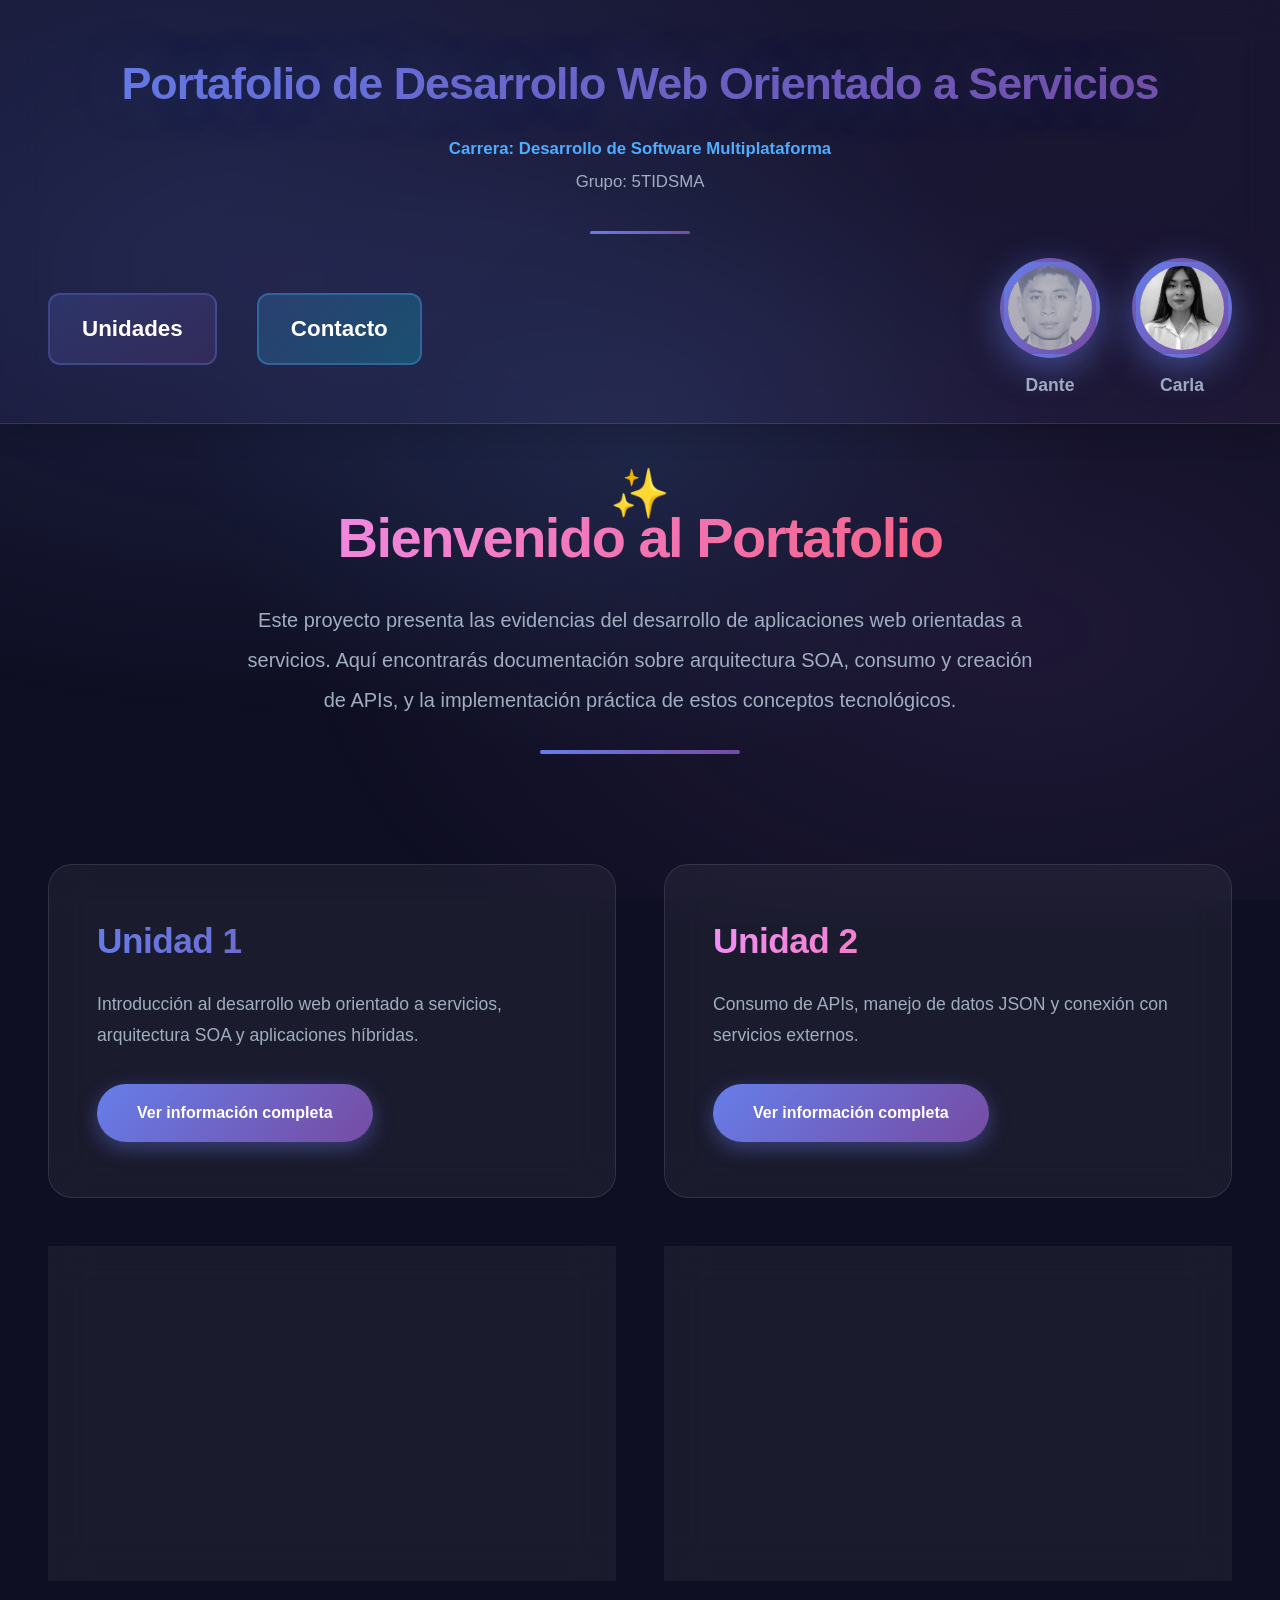
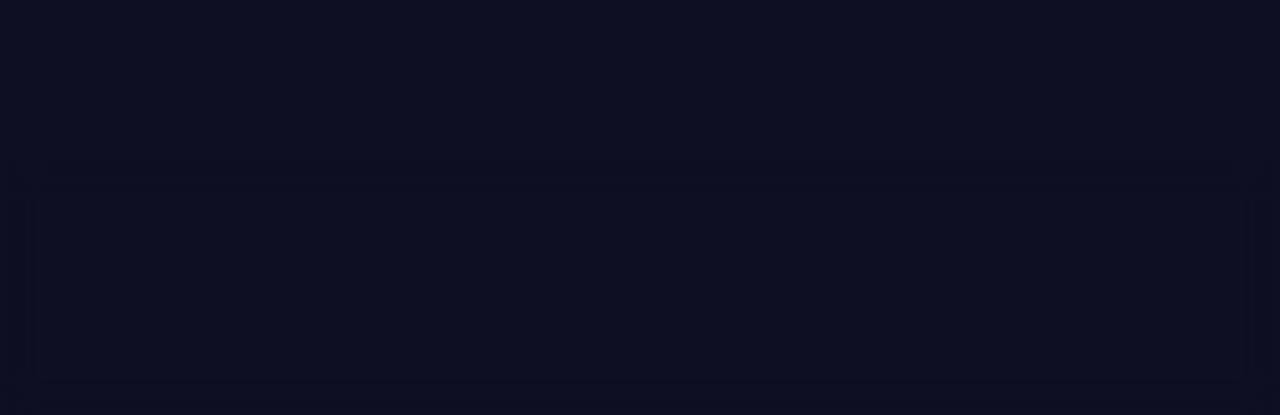
<file: index.html>
<!DOCTYPE html>
<html lang="es">
<head>
    <link rel="stylesheet" href="css/styles.css">
    <meta charset="UTF-8">
    <meta name="viewport" content="width=device-width, initial-scale=1.0">
    <title>Portafolio</title>
</head>
<body>

<header>
    <div class="header-info">
        <h1>Portafolio de Desarrollo Web Orientado a Servicios</h1>
        <p>Carrera: Desarrollo de Software Multiplataforma</p>
        <p>Grupo: 5TIDSMA</p>
    </div>

<nav class="navbar">
    <ul class="nav-links">
        <li><a href="#unidades">Unidades</a></li>
        <li><a href="contacto.html">Contacto</a></li>
    </ul>

    <!-- PERFILES -->
    <div class="profiles">
        <a href="perfil_dante.html" data-name="Dante">
            <img src="img/foto_dante.jpeg" alt="Perfil Dante">
        </a>
        <a href="perfil_carla.html" data-name="Carla">
            <img src="img/foto_carla.jpeg" alt="Perfil Carla">
        </a>
    </div>
</nav>
</header>

    <section class="welcome-section">
        <h2>Bienvenido al Portafolio</h2>
        <p>
            Este proyecto presenta las evidencias del desarrollo de aplicaciones web orientadas a servicios.
            Aquí encontrarás documentación sobre arquitectura SOA, consumo y creación de APIs, y 
            la implementación práctica de estos conceptos tecnológicos.
        </p>
    </section>

<main class="units-container" id="unidades">

    <article class="card" id="unidadades">
        <h3>Unidad 1</h3>
        <p>
            Introducción al desarrollo web orientado a servicios,
            arquitectura SOA y aplicaciones híbridas.
        </p>
        <a href="unidad1.html" class="btn">Ver información completa</a>
    </article>

    <article class="card" id="unidadades">
        <h3>Unidad 2</h3>
        <p>
            Consumo de APIs, manejo de datos JSON y conexión
            con servicios externos.
        </p>
        <a href="unidad2.html" class="btn">Ver información completa</a>
    </article>

    <article class="card" id="unidadades">
        <h3>Unidad 3</h3>
        <p>
            Desarrollo de APIs propias, diseño REST y
            comunicación cliente-servidor.
        </p>
        <a href="unidad3.html" class="btn">Ver información completa</a>
    </article>

    <article class="card" id="unidadades">
        <h3>Unidad 4</h3>
        <p>
            Integración final del sistema, pruebas
            y despliegue del proyecto.
        </p>
        <a href="unidades_pendientes.html" class="btn">Ver información completa</a>
    </article>

</main>

    <footer>
        <p>Dante Kaleb Rodriguez Flores</p>
        <p>Carla Monserrat Vazquez Magallanes</p>
        <p>Desarrollo Web Orientado a Servicios | 2026</p>
        <p>&copy; Todos los derechos reservados.</p>
    </footer>

</body>
</html>
</file>
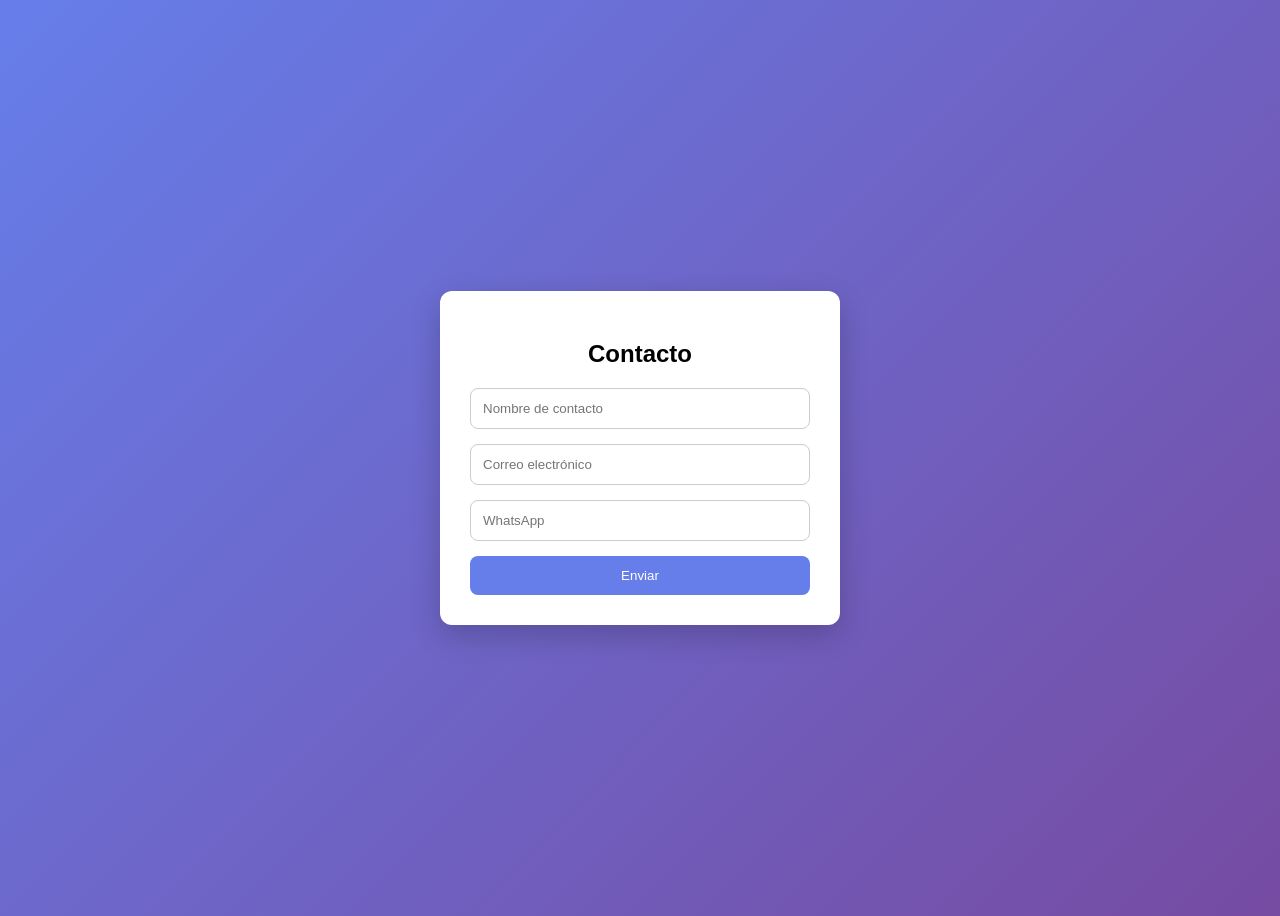
<file: formulario_correo/index.html>
<!DOCTYPE html>
<html lang="es">
<head>
  <meta charset="UTF-8">
  <title>Formulario de Contacto</title>
  <link rel="stylesheet" href="estilos.css">
</head>
<body>

  <form class="formulario" action="enviar.php" method="POST">
    <h2>Contacto</h2>

    <input type="text" name="nombre" placeholder="Nombre de contacto" required>

    <input type="email" name="correo" placeholder="Correo electrónico" required>

    <input type="text" name="whatsapp" placeholder="WhatsApp">

    <button type="submit">Enviar</button>
  </form>

</body>
</html>
</file>
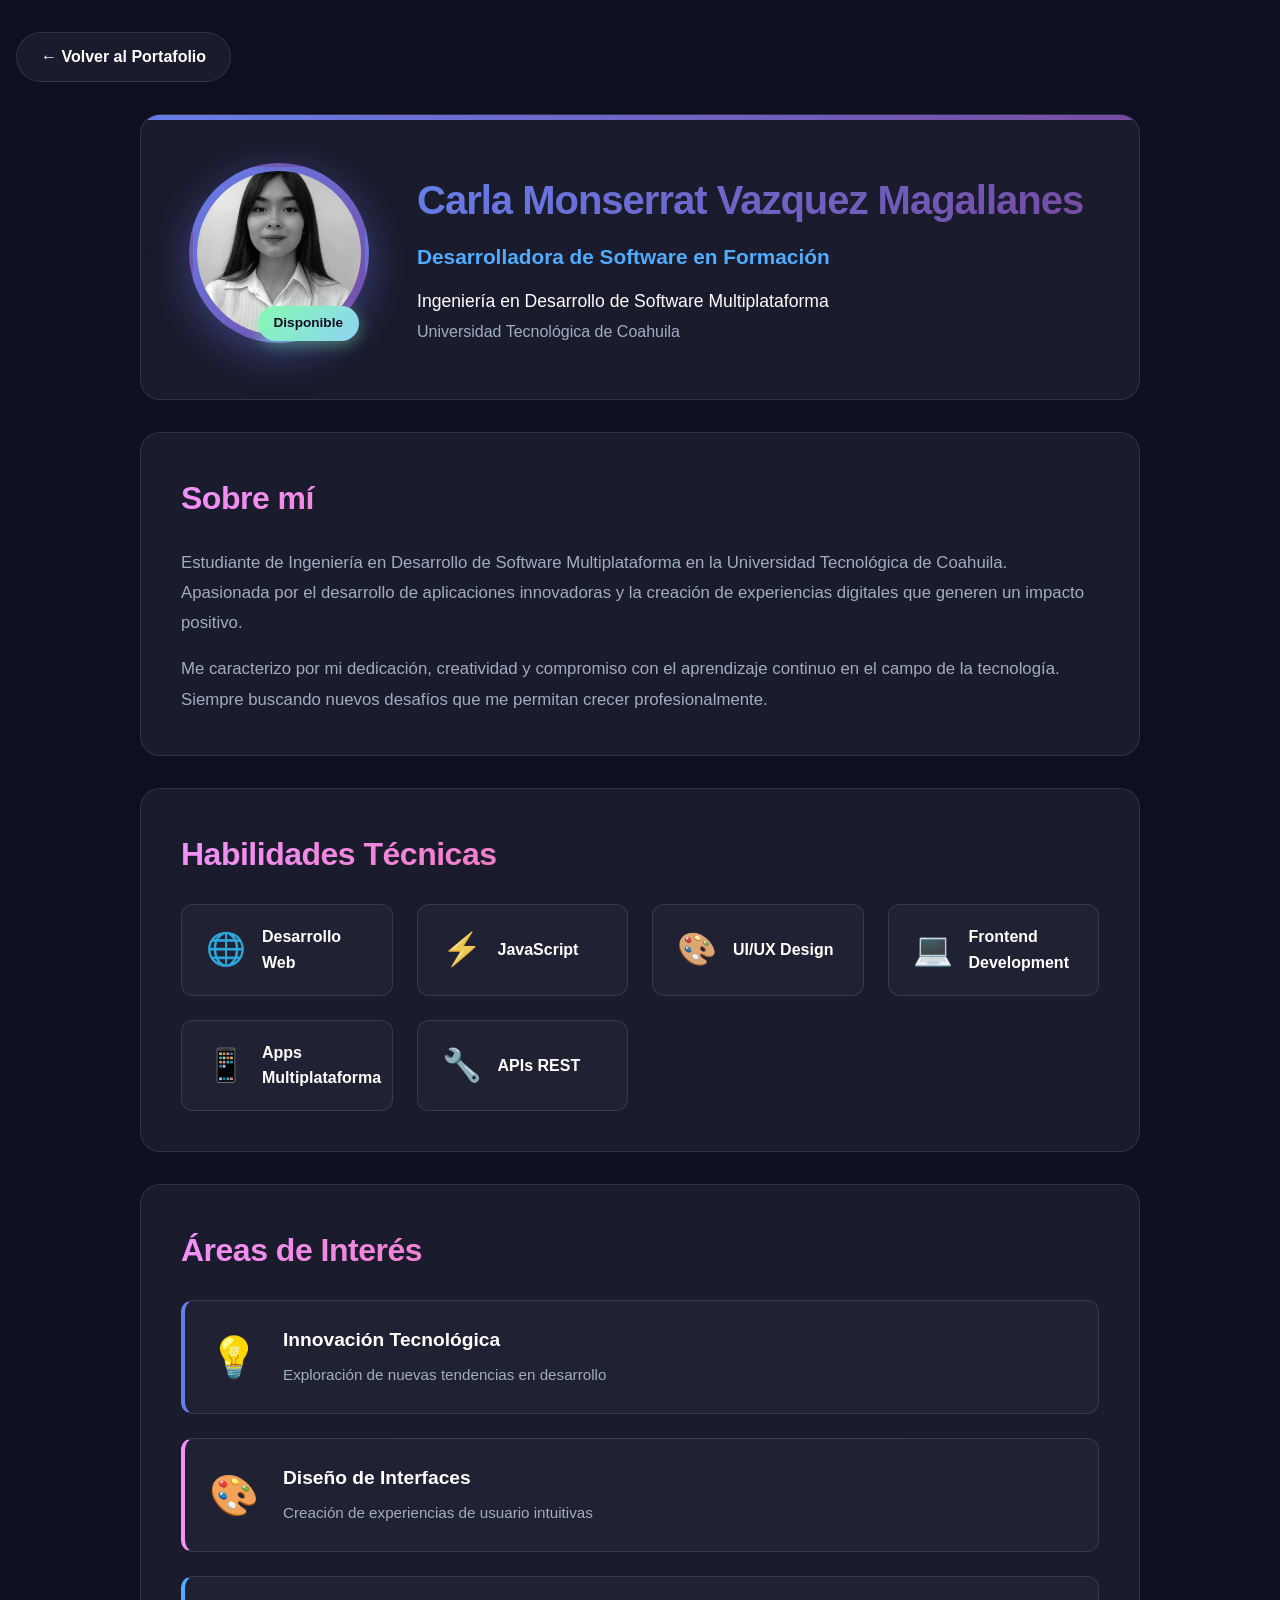
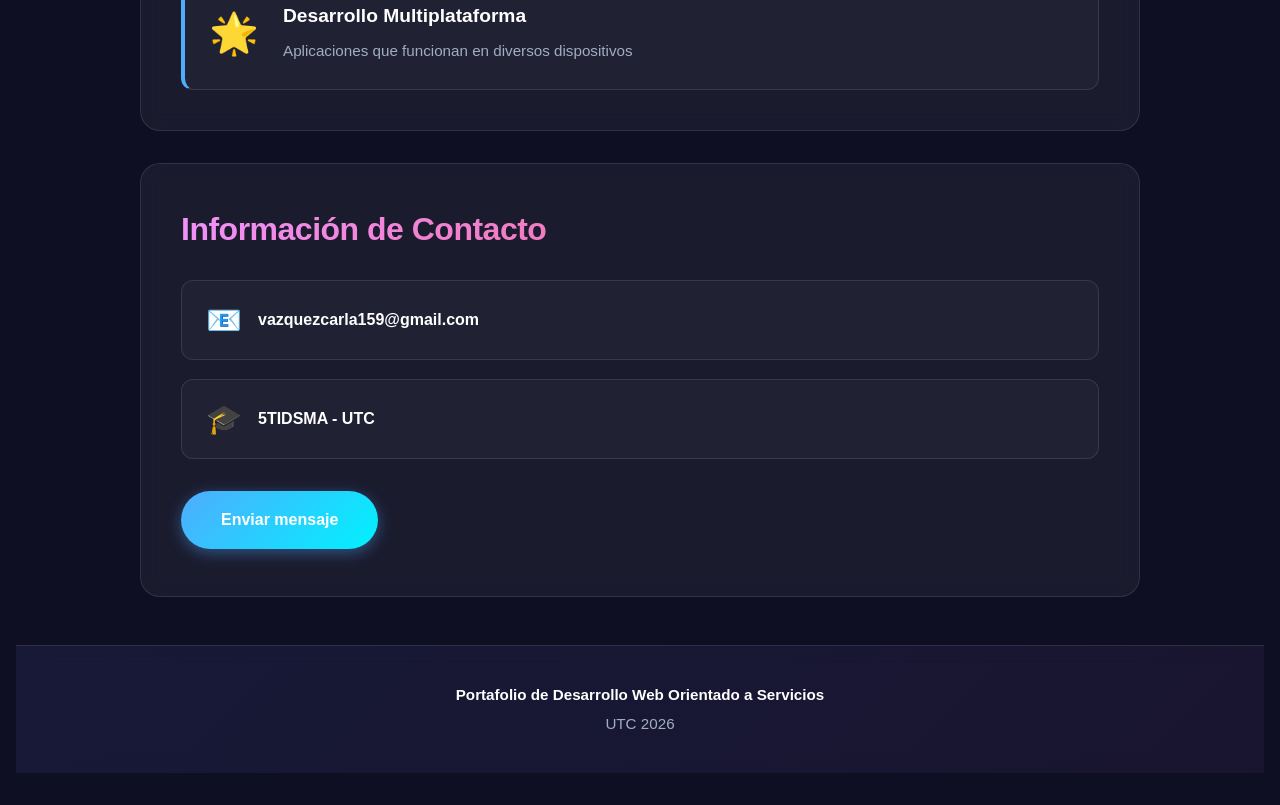
<file: perfil_carla.html>
<!DOCTYPE html>
<html lang="es">
<head>
    <link rel="stylesheet" href="css/perfiles.css">
    <meta charset="UTF-8">
    <meta name="viewport" content="width=device-width, initial-scale=1.0">
    <title>Perfil - Carla Monserrat Vazquez Magallanes</title>
</head>
<body>

    <a href="index.html" class="back-link">← Volver al Portafolio</a>

    <div class="profile-container">
        <!-- SECCIÓN SUPERIOR -->
        <div class="profile-header">
            <div class="profile-image-wrapper">
                <img src="img/foto_carla.jpeg" alt="Carla Monserrat Vazquez Magallanes" class="profile-image">
                <div class="status-badge">Disponible</div>
            </div>
            
            <div class="profile-info">
                <h1>Carla Monserrat Vazquez Magallanes</h1>
                <p class="role">Desarrolladora de Software en Formación</p>
                <p class="education">Ingeniería en Desarrollo de Software Multiplataforma</p>
                <p class="institution">Universidad Tecnológica de Coahuila</p>
            </div>
        </div>

        <!-- BIOGRAFÍA -->
        <div class="section-card">
            <h2>Sobre mí</h2>
            <p>
                Estudiante de Ingeniería en Desarrollo de Software Multiplataforma en la Universidad Tecnológica de Coahuila. 
                Apasionada por el desarrollo de aplicaciones innovadoras y la creación de experiencias digitales que generen 
                un impacto positivo.
            </p>
            <p>
                Me caracterizo por mi dedicación, creatividad y compromiso con el aprendizaje continuo en el campo de la 
                tecnología. Siempre buscando nuevos desafíos que me permitan crecer profesionalmente.
            </p>
        </div>

        <!-- HABILIDADES -->
        <div class="section-card">
            <h2>Habilidades Técnicas</h2>
            <div class="skills-grid">
                <div class="skill-item">
                    <span class="skill-icon">🌐</span>
                    <span class="skill-name">Desarrollo Web</span>
                </div>
                <div class="skill-item">
                    <span class="skill-icon">⚡</span>
                    <span class="skill-name">JavaScript</span>
                </div>
                <div class="skill-item">
                    <span class="skill-icon">🎨</span>
                    <span class="skill-name">UI/UX Design</span>
                </div>
                <div class="skill-item">
                    <span class="skill-icon">💻</span>
                    <span class="skill-name">Frontend Development</span>
                </div>
                <div class="skill-item">
                    <span class="skill-icon">📱</span>
                    <span class="skill-name">Apps Multiplataforma</span>
                </div>
                <div class="skill-item">
                    <span class="skill-icon">🔧</span>
                    <span class="skill-name">APIs REST</span>
                </div>
            </div>
        </div>

        <!-- INTERESES -->
        <div class="section-card">
            <h2>Áreas de Interés</h2>
            <div class="interests-list">
                <div class="interest-item">
                    <span class="interest-icon">💡</span>
                    <div>
                        <h3>Innovación Tecnológica</h3>
                        <p>Exploración de nuevas tendencias en desarrollo</p>
                    </div>
                </div>
                <div class="interest-item">
                    <span class="interest-icon">🎨</span>
                    <div>
                        <h3>Diseño de Interfaces</h3>
                        <p>Creación de experiencias de usuario intuitivas</p>
                    </div>
                </div>
                <div class="interest-item">
                    <span class="interest-icon">🌟</span>
                    <div>
                        <h3>Desarrollo Multiplataforma</h3>
                        <p>Aplicaciones que funcionan en diversos dispositivos</p>
                    </div>
                </div>
            </div>
        </div>

        <!-- CONTACTO -->
        <div class="section-card contact-card">
            <h2>Información de Contacto</h2>
            <div class="contact-info">
                <div class="contact-item">
                    <span class="contact-icon">📧</span>
                    <a href="mailto:vazquezcarla159@gmail.com">vazquezcarla159@gmail.com</a>
                </div>
                <div class="contact-item">
                    <span class="contact-icon">🎓</span>
                    <span>5TIDSMA - UTC</span>
                </div>
            </div>
            <a href="contacto.html" class="btn-contact">Enviar mensaje</a>
        </div>
    </div>

    <footer>
        <p>Portafolio de Desarrollo Web Orientado a Servicios</p>
        <p>UTC 2026</p>
    </footer>

</body>
</html>
</file>
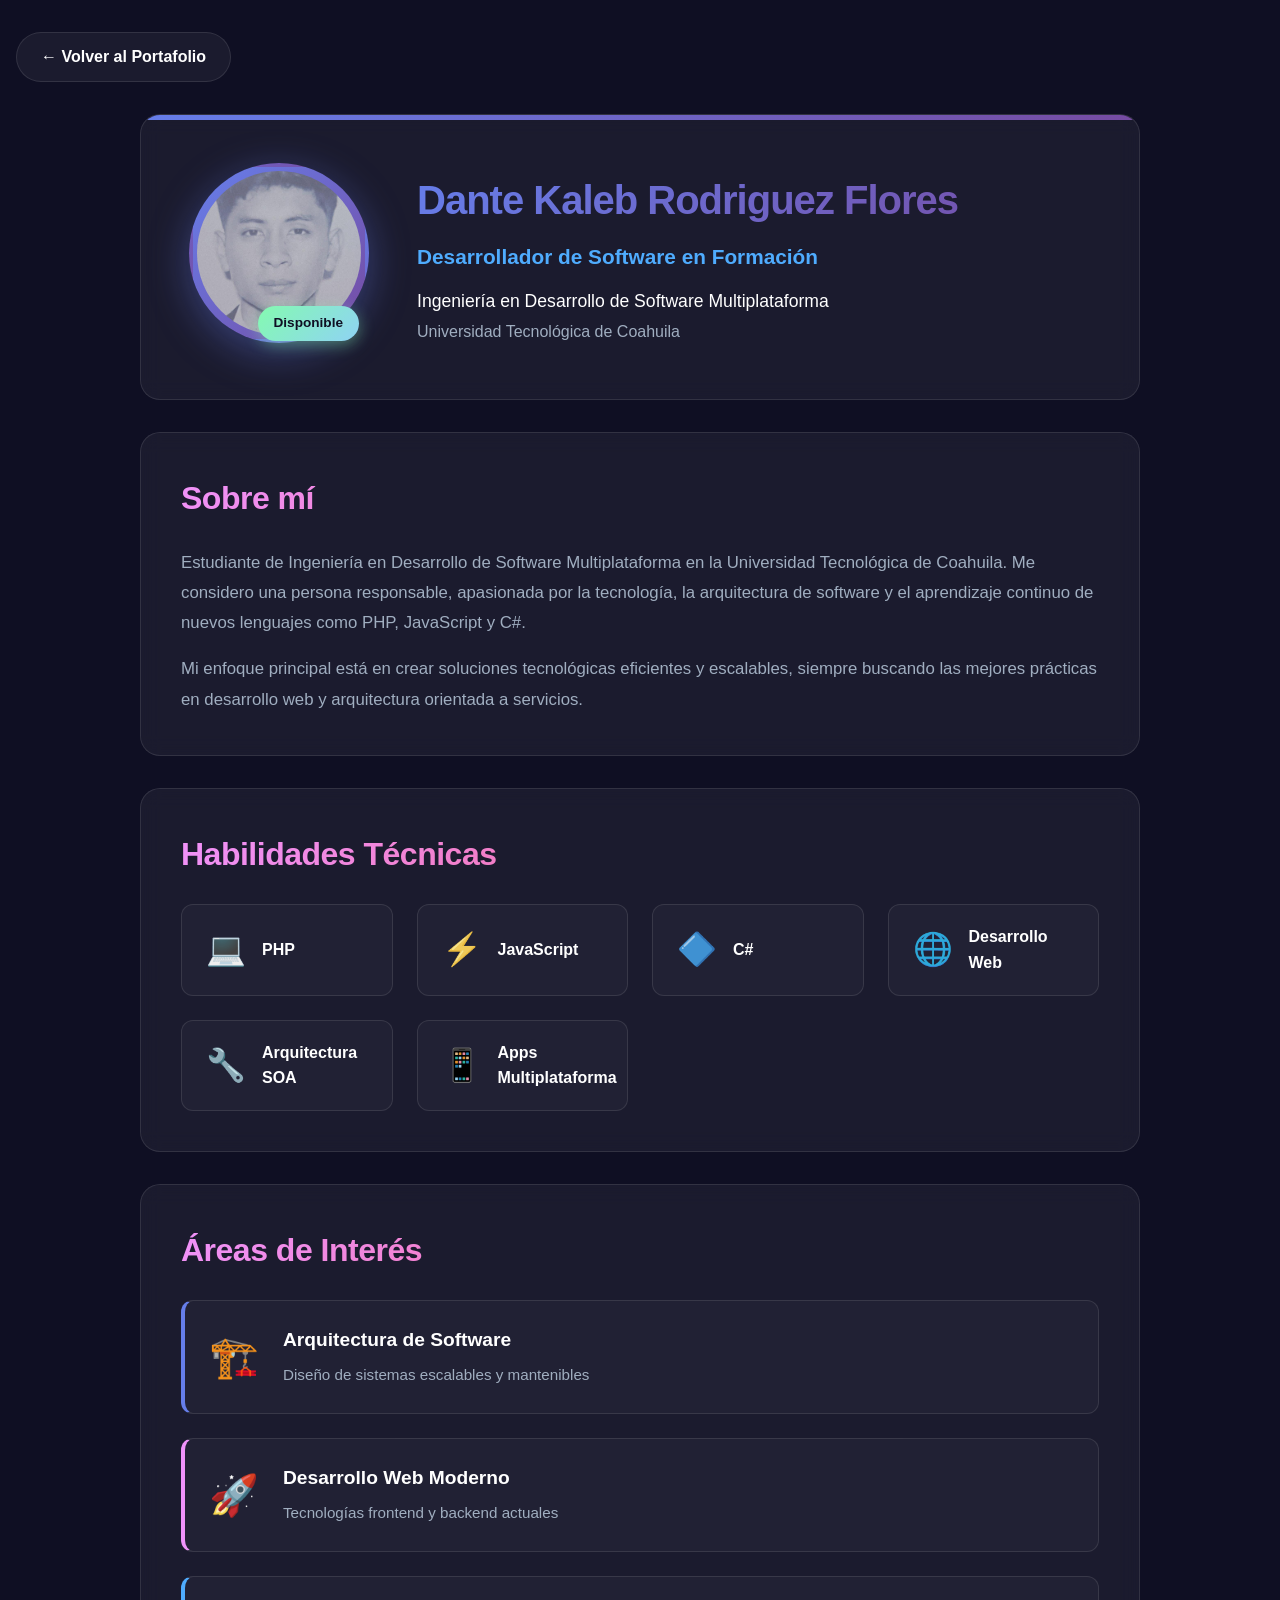
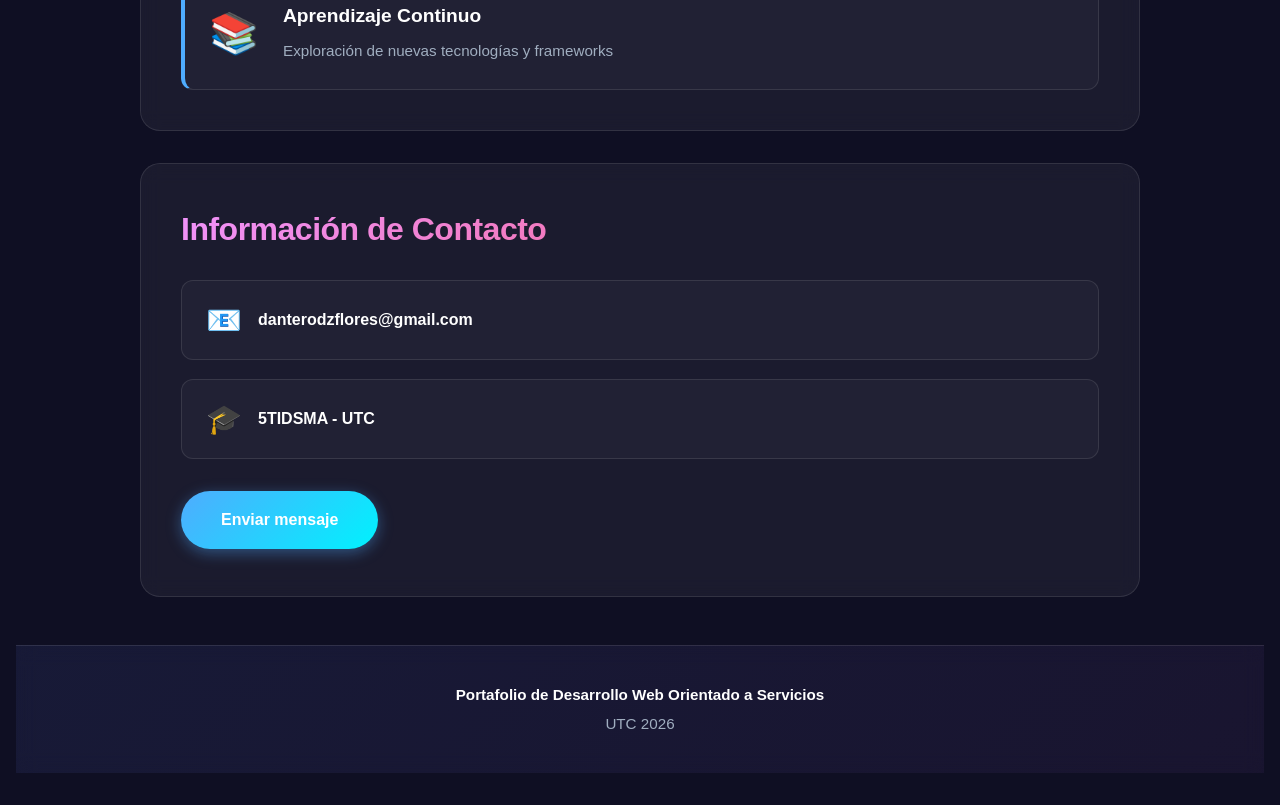
<file: perfil_dante.html>
<!DOCTYPE html>
<html lang="es">
<head>
    <link rel="stylesheet" href="css/perfiles.css">
    <meta charset="UTF-8">
    <meta name="viewport" content="width=device-width, initial-scale=1.0">
    <title>Perfil - Dante Kaleb Rodriguez Flores</title>
</head>
<body>

    <a href="index.html" class="back-link">← Volver al Portafolio</a>

    <div class="profile-container">
        <!-- SECCIÓN SUPERIOR -->
        <div class="profile-header">
            <div class="profile-image-wrapper">
                <img src="img/foto_dante.jpeg" alt="Dante Kaleb Rodriguez Flores" class="profile-image">
                <div class="status-badge">Disponible</div>
            </div>
            
            <div class="profile-info">
                <h1>Dante Kaleb Rodriguez Flores</h1>
                <p class="role">Desarrollador de Software en Formación</p>
                <p class="education">Ingeniería en Desarrollo de Software Multiplataforma</p>
                <p class="institution">Universidad Tecnológica de Coahuila</p>
            </div>
        </div>

        <!-- BIOGRAFÍA -->
        <div class="section-card">
            <h2>Sobre mí</h2>
            <p>
                Estudiante de Ingeniería en Desarrollo de Software Multiplataforma en la Universidad Tecnológica de Coahuila. 
                Me considero una persona responsable, apasionada por la tecnología, la arquitectura de software y el aprendizaje 
                continuo de nuevos lenguajes como PHP, JavaScript y C#.
            </p>
            <p>
                Mi enfoque principal está en crear soluciones tecnológicas eficientes y escalables, siempre buscando las mejores 
                prácticas en desarrollo web y arquitectura orientada a servicios.
            </p>
        </div>

        <!-- HABILIDADES -->
        <div class="section-card">
            <h2>Habilidades Técnicas</h2>
            <div class="skills-grid">
                <div class="skill-item">
                    <span class="skill-icon">💻</span>
                    <span class="skill-name">PHP</span>
                </div>
                <div class="skill-item">
                    <span class="skill-icon">⚡</span>
                    <span class="skill-name">JavaScript</span>
                </div>
                <div class="skill-item">
                    <span class="skill-icon">🔷</span>
                    <span class="skill-name">C#</span>
                </div>
                <div class="skill-item">
                    <span class="skill-icon">🌐</span>
                    <span class="skill-name">Desarrollo Web</span>
                </div>
                <div class="skill-item">
                    <span class="skill-icon">🔧</span>
                    <span class="skill-name">Arquitectura SOA</span>
                </div>
                <div class="skill-item">
                    <span class="skill-icon">📱</span>
                    <span class="skill-name">Apps Multiplataforma</span>
                </div>
            </div>
        </div>

        <!-- INTERESES -->
        <div class="section-card">
            <h2>Áreas de Interés</h2>
            <div class="interests-list">
                <div class="interest-item">
                    <span class="interest-icon">🏗️</span>
                    <div>
                        <h3>Arquitectura de Software</h3>
                        <p>Diseño de sistemas escalables y mantenibles</p>
                    </div>
                </div>
                <div class="interest-item">
                    <span class="interest-icon">🚀</span>
                    <div>
                        <h3>Desarrollo Web Moderno</h3>
                        <p>Tecnologías frontend y backend actuales</p>
                    </div>
                </div>
                <div class="interest-item">
                    <span class="interest-icon">📚</span>
                    <div>
                        <h3>Aprendizaje Continuo</h3>
                        <p>Exploración de nuevas tecnologías y frameworks</p>
                    </div>
                </div>
            </div>
        </div>

        <!-- CONTACTO -->
        <div class="section-card contact-card">
            <h2>Información de Contacto</h2>
            <div class="contact-info">
                <div class="contact-item">
                    <span class="contact-icon">📧</span>
                    <a href="mailto:danterodzflores@gmail.com">danterodzflores@gmail.com</a>
                </div>
                <div class="contact-item">
                    <span class="contact-icon">🎓</span>
                    <span>5TIDSMA - UTC</span>
                </div>
            </div>
            <a href="contacto.html" class="btn-contact">Enviar mensaje</a>
        </div>
    </div>

    <footer>
        <p>Portafolio de Desarrollo Web Orientado a Servicios</p>
        <p>UTC 2026</p>
    </footer>

</body>
</html>
</file>
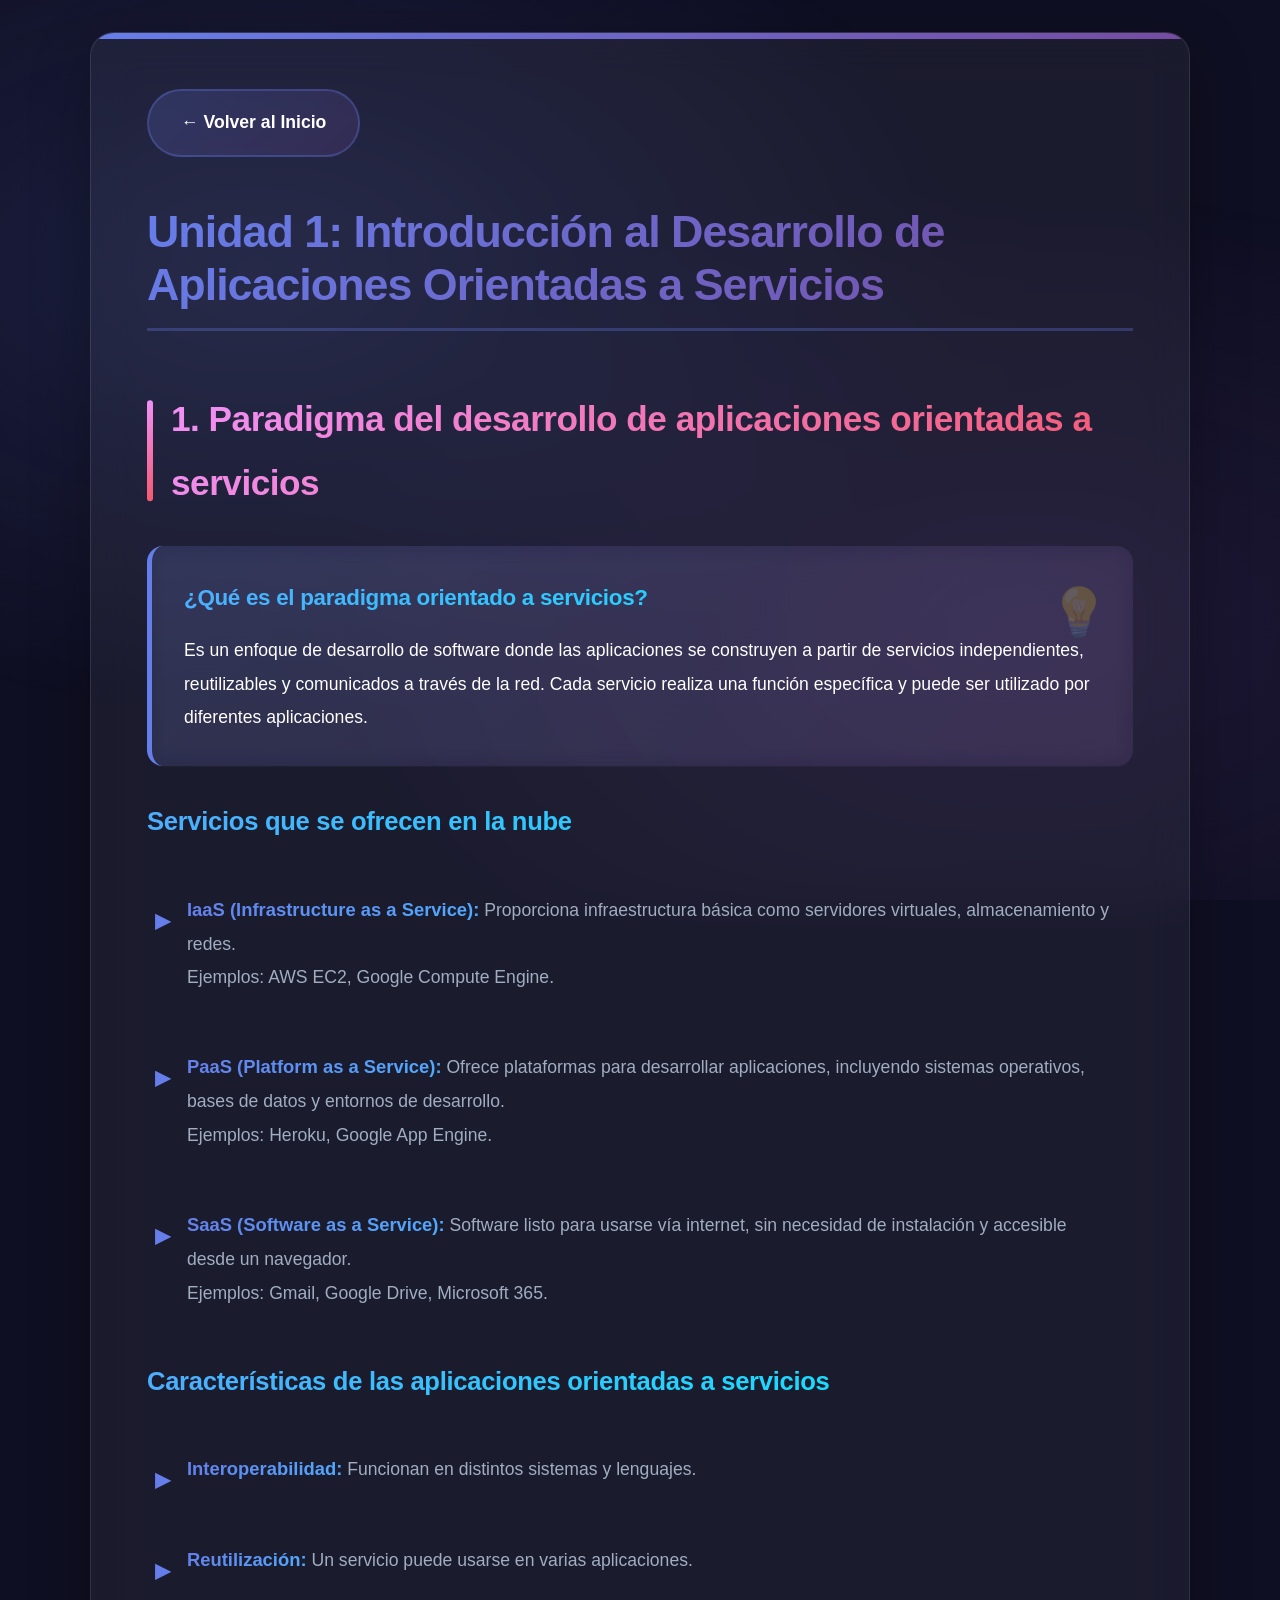
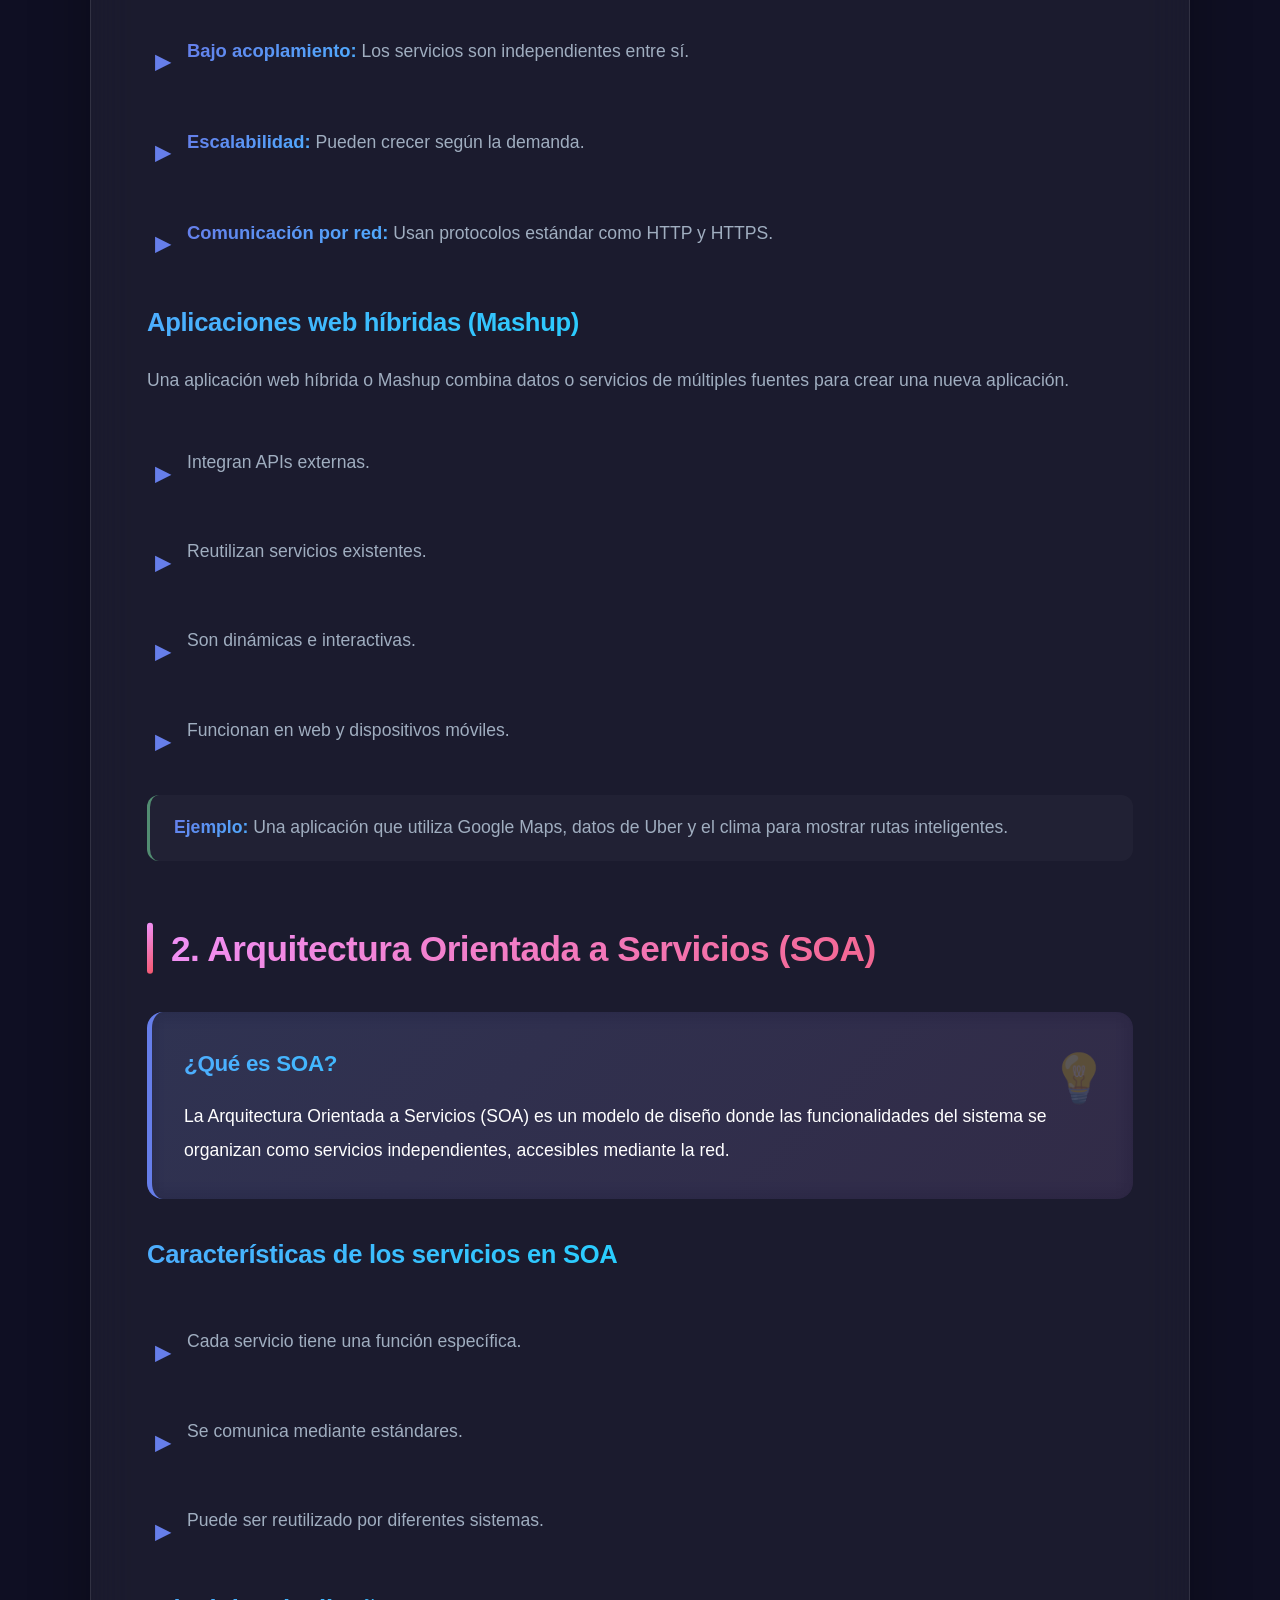
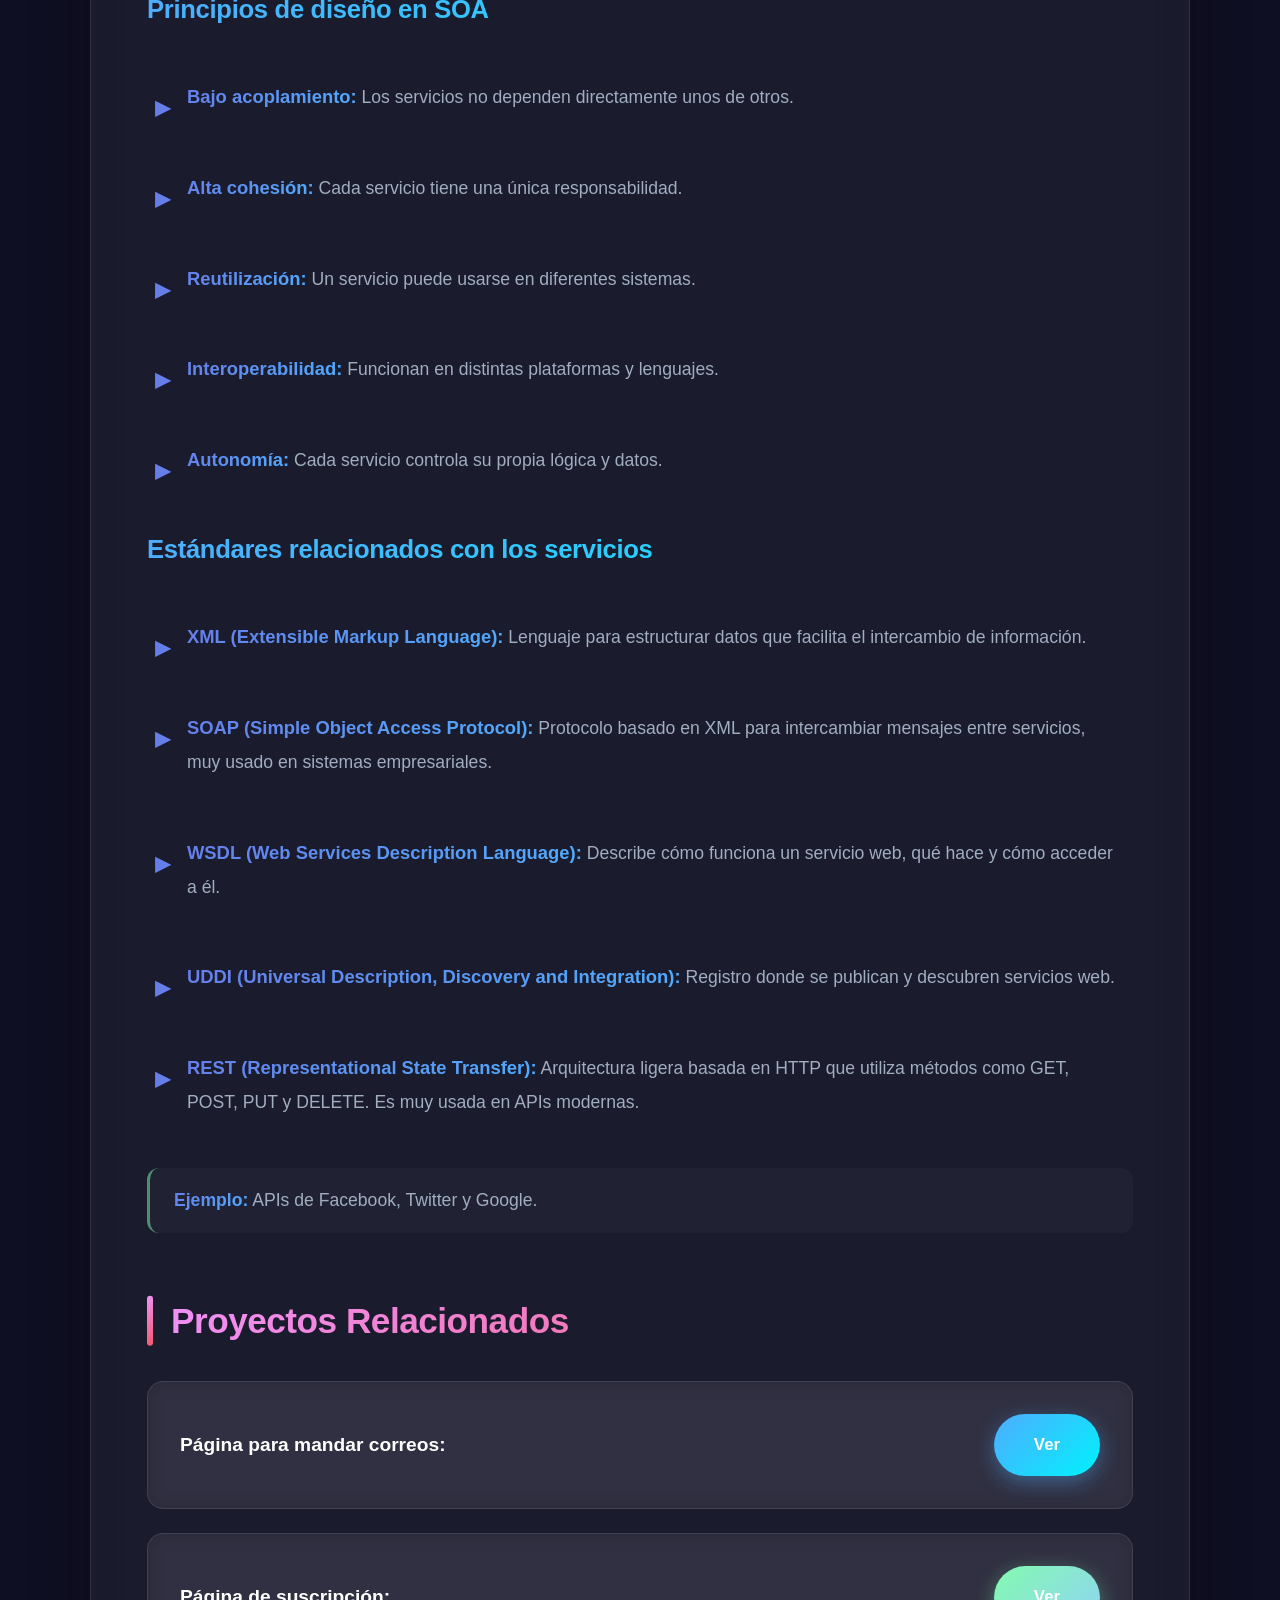
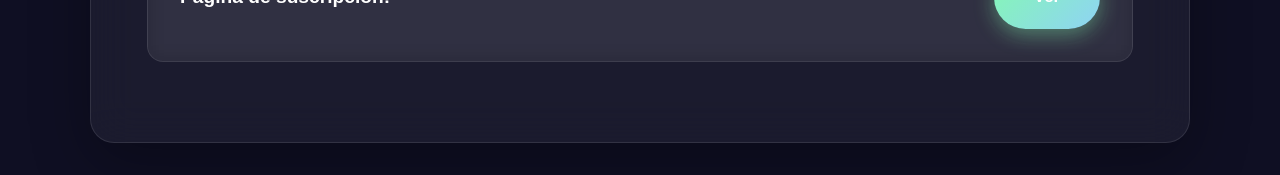
<file: unidad1.html>
<!DOCTYPE html>
<html lang="es">
<head>
    <meta charset="UTF-8">
    <meta name="viewport" content="width=device-width, initial-scale=1.0">
    <title>Unidad 1</title>
    <link rel="stylesheet" href="css/unidad1.css">
</head>
<body>

<div class="container">

    <a href="index.html" class="back-link">← Volver al Inicio</a>

    <h1>Unidad 1: Introducción al Desarrollo de Aplicaciones Orientadas a Servicios</h1>

    <!-- ===================== -->
    <h2>1. Paradigma del desarrollo de aplicaciones orientadas a servicios</h2>

    <div class="concept-box">
        <h3>¿Qué es el paradigma orientado a servicios?</h3>
        <p>
            Es un enfoque de desarrollo de software donde las aplicaciones se construyen
            a partir de servicios independientes, reutilizables y comunicados a través de la red.
            Cada servicio realiza una función específica y puede ser utilizado por diferentes aplicaciones.
        </p>
    </div>

    <h3>Servicios que se ofrecen en la nube</h3>
    <ul>
        <li>
            <strong>IaaS (Infrastructure as a Service):</strong>
            Proporciona infraestructura básica como servidores virtuales, almacenamiento y redes.
            <br>Ejemplos: AWS EC2, Google Compute Engine.
        </li>
        <li>
            <strong>PaaS (Platform as a Service):</strong>
            Ofrece plataformas para desarrollar aplicaciones, incluyendo sistemas operativos,
            bases de datos y entornos de desarrollo.
            <br>Ejemplos: Heroku, Google App Engine.
        </li>
        <li>
            <strong>SaaS (Software as a Service):</strong>
            Software listo para usarse vía internet, sin necesidad de instalación y accesible
            desde un navegador.
            <br>Ejemplos: Gmail, Google Drive, Microsoft 365.
        </li>
    </ul>

    <h3>Características de las aplicaciones orientadas a servicios</h3>
    <ul>
        <li><strong>Interoperabilidad:</strong> Funcionan en distintos sistemas y lenguajes.</li>
        <li><strong>Reutilización:</strong> Un servicio puede usarse en varias aplicaciones.</li>
        <li><strong>Bajo acoplamiento:</strong> Los servicios son independientes entre sí.</li>
        <li><strong>Escalabilidad:</strong> Pueden crecer según la demanda.</li>
        <li><strong>Comunicación por red:</strong> Usan protocolos estándar como HTTP y HTTPS.</li>
    </ul>

    <h3>Aplicaciones web híbridas (Mashup)</h3>
    <p>
        Una aplicación web híbrida o Mashup combina datos o servicios de múltiples fuentes
        para crear una nueva aplicación.
    </p>

    <ul>
        <li>Integran APIs externas.</li>
        <li>Reutilizan servicios existentes.</li>
        <li>Son dinámicas e interactivas.</li>
        <li>Funcionan en web y dispositivos móviles.</li>
    </ul>

    <p>
        <strong>Ejemplo:</strong>
        Una aplicación que utiliza Google Maps, datos de Uber y el clima
        para mostrar rutas inteligentes.
    </p>

    <!-- ===================== -->
    <h2>2. Arquitectura Orientada a Servicios (SOA)</h2>

    <div class="concept-box">
        <h3>¿Qué es SOA?</h3>
        <p>
            La Arquitectura Orientada a Servicios (SOA) es un modelo de diseño donde
            las funcionalidades del sistema se organizan como servicios independientes,
            accesibles mediante la red.
        </p>
    </div>

    <h3>Características de los servicios en SOA</h3>
    <ul>
        <li>Cada servicio tiene una función específica.</li>
        <li>Se comunica mediante estándares.</li>
        <li>Puede ser reutilizado por diferentes sistemas.</li>
    </ul>

    <h3>Principios de diseño en SOA</h3>
    <ul>
        <li><strong>Bajo acoplamiento:</strong> Los servicios no dependen directamente unos de otros.</li>
        <li><strong>Alta cohesión:</strong> Cada servicio tiene una única responsabilidad.</li>
        <li><strong>Reutilización:</strong> Un servicio puede usarse en diferentes sistemas.</li>
        <li><strong>Interoperabilidad:</strong> Funcionan en distintas plataformas y lenguajes.</li>
        <li><strong>Autonomía:</strong> Cada servicio controla su propia lógica y datos.</li>
    </ul>

    <h3>Estándares relacionados con los servicios</h3>
    <ul>
        <li>
            <strong>XML (Extensible Markup Language):</strong>
            Lenguaje para estructurar datos que facilita el intercambio de información.
        </li>
        <li>
            <strong>SOAP (Simple Object Access Protocol):</strong>
            Protocolo basado en XML para intercambiar mensajes entre servicios,
            muy usado en sistemas empresariales.
        </li>
        <li>
            <strong>WSDL (Web Services Description Language):</strong>
            Describe cómo funciona un servicio web, qué hace y cómo acceder a él.
        </li>
        <li>
            <strong>UDDI (Universal Description, Discovery and Integration):</strong>
            Registro donde se publican y descubren servicios web.
        </li>
        <li>
            <strong>REST (Representational State Transfer):</strong>
            Arquitectura ligera basada en HTTP que utiliza métodos como GET, POST,
            PUT y DELETE. Es muy usada en APIs modernas.
        </li>
    </ul>

    <p>
        <strong>Ejemplo:</strong>
        APIs de Facebook, Twitter y Google.
    </p>

    <!-- ===================== -->
    <h2>Proyectos Relacionados</h2>

    <div class="links-box">
        <p>Página para mandar correos:</p>
        <a href="formulario_correo/index.html" target="_blank">Ver</a>
    </div>

    <div class="links-box">
        <p>Página de suscripción:</p>
        <a href="correos/index.php" target="_blank">Ver</a>
    </div>

</div>

</body>
</html>
</file>
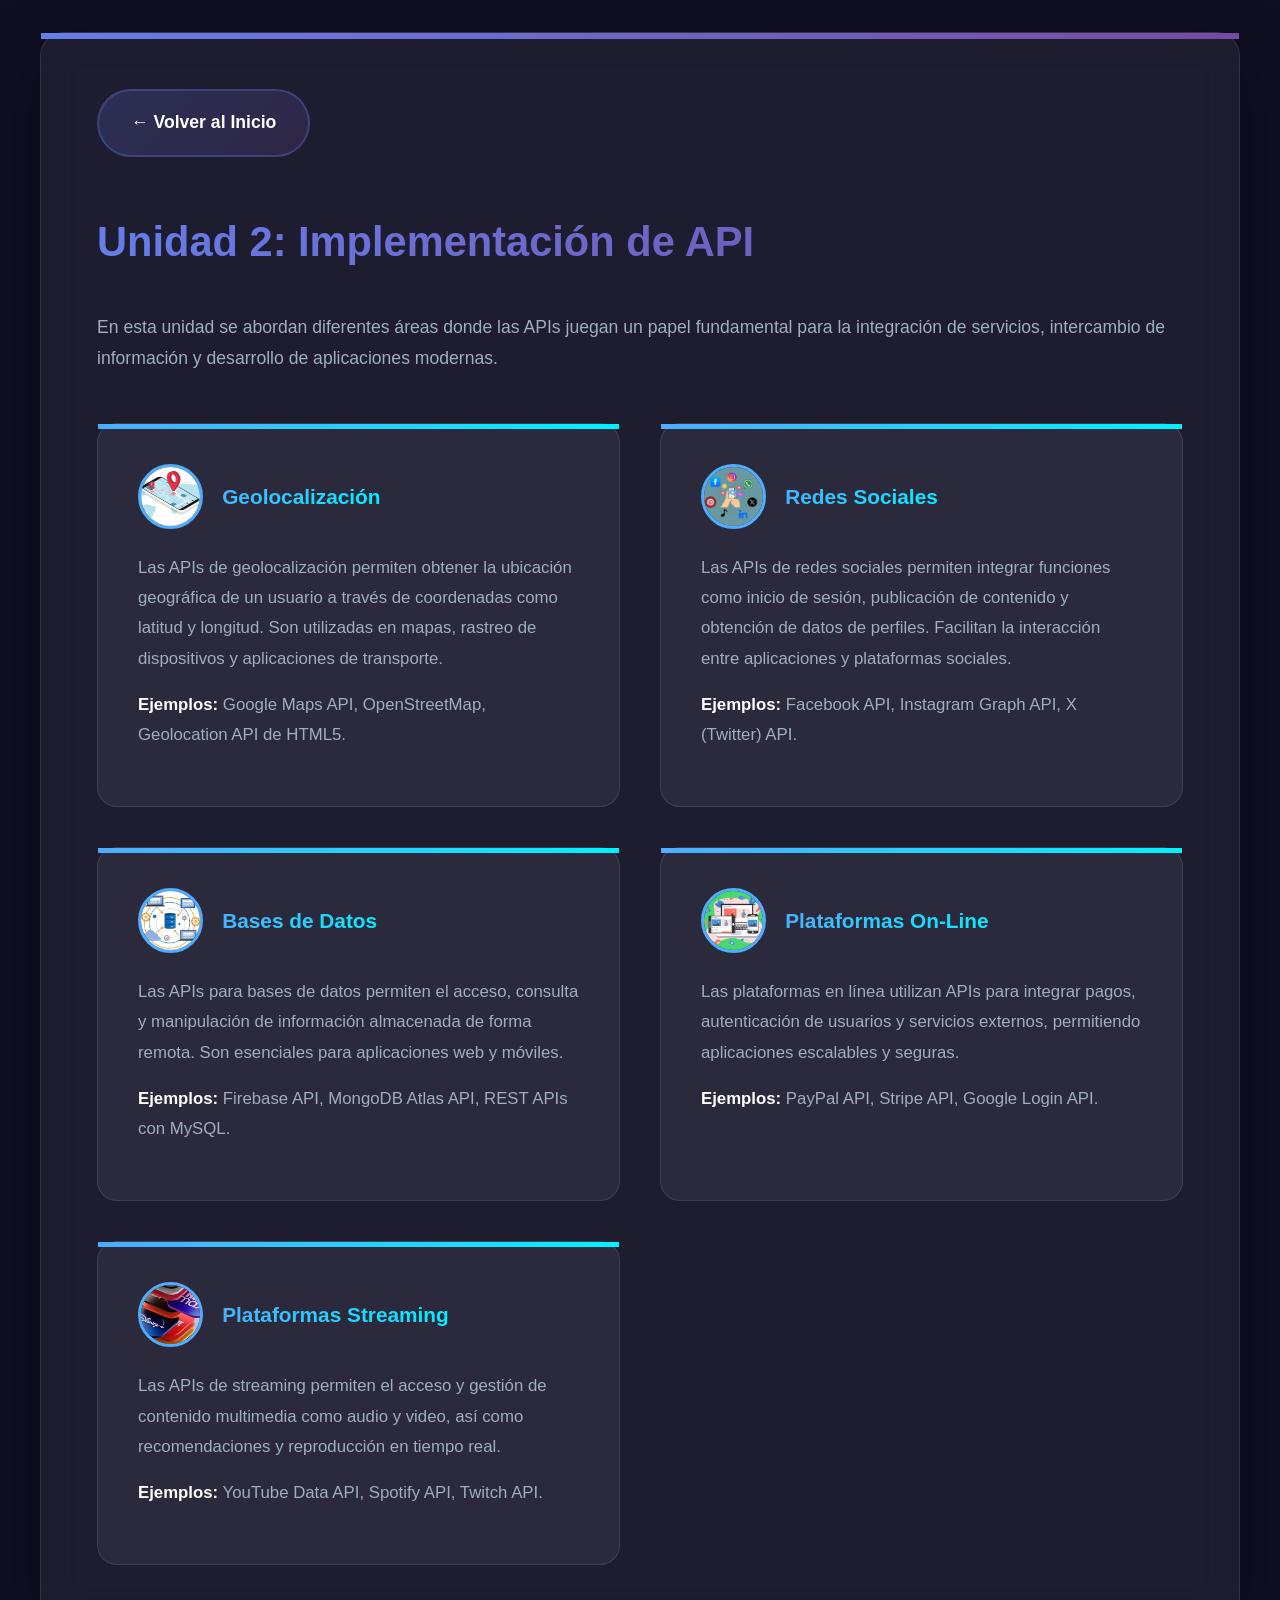
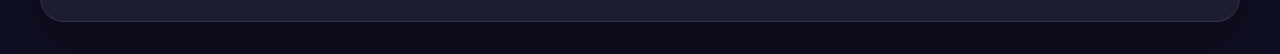
<file: unidad2.html>
<!DOCTYPE html>
<html lang="es">
<head>
    <meta charset="UTF-8">
    <meta name="viewport" content="width=device-width, initial-scale=1.0">
    <title>Unidad 2</title>
    <link rel="stylesheet" href="css/unidad2.css">
</head>
<body>

<div class="container">

 <a href="index.html" class="back-link">← Volver al Inicio</a>

    <h1>Unidad 2: Implementación de API</h1>

    <p class="intro">
        En esta unidad se abordan diferentes áreas donde las APIs juegan un papel
        fundamental para la integración de servicios, intercambio de información
        y desarrollo de aplicaciones modernas.
    </p>

    <div class="cards-grid">

        <!-- GEOLOCALIZACIÓN -->
        <div class="unit-card">
            <div class="card-header">
                <img src="img/geolocalizacion.webp" alt="Geolocalización" class="profile-img">
                <span class="profile-name">Geolocalización</span>
            </div>
            <p>
                Las APIs de geolocalización permiten obtener la ubicación geográfica
                de un usuario a través de coordenadas como latitud y longitud.
                Son utilizadas en mapas, rastreo de dispositivos y aplicaciones de transporte.
            </p>
            <p>
                <strong>Ejemplos:</strong> Google Maps API, OpenStreetMap, Geolocation API de HTML5.
            </p>
        </div>

        <!-- REDES SOCIALES -->
        <div class="unit-card">
            <div class="card-header">
                <img src="img/redes.webp" alt="Redes Sociales" class="profile-img">
                <span class="profile-name">Redes Sociales</span>
            </div>
            <p>
                Las APIs de redes sociales permiten integrar funciones como inicio de sesión,
                publicación de contenido y obtención de datos de perfiles.
                Facilitan la interacción entre aplicaciones y plataformas sociales.
            </p>
            <p>
                <strong>Ejemplos:</strong> Facebook API, Instagram Graph API, X (Twitter) API.
            </p>
        </div>

        <!-- BASES DE DATOS -->
        <div class="unit-card">
            <div class="card-header">
                <img src="img/bases.webp" alt="Bases de Datos" class="profile-img">
                <span class="profile-name">Bases de Datos</span>
            </div>
            <p>
                Las APIs para bases de datos permiten el acceso, consulta y manipulación
                de información almacenada de forma remota.
                Son esenciales para aplicaciones web y móviles.
            </p>
            <p>
                <strong>Ejemplos:</strong> Firebase API, MongoDB Atlas API, REST APIs con MySQL.
            </p>
        </div>

        <!-- PLATAFORMAS ONLINE -->
        <div class="unit-card">
            <div class="card-header">
                <img src="img/online.png" alt="Plataformas Online" class="profile-img">
                <span class="profile-name">Plataformas On-Line</span>
            </div>
            <p>
                Las plataformas en línea utilizan APIs para integrar pagos,
                autenticación de usuarios y servicios externos,
                permitiendo aplicaciones escalables y seguras.
            </p>
            <p>
                <strong>Ejemplos:</strong> PayPal API, Stripe API, Google Login API.
            </p>
        </div>

        <!-- STREAMING -->
        <div class="unit-card">
            <div class="card-header">
                <img src="img/streaming.webp" alt="Streaming" class="profile-img">
                <span class="profile-name">Plataformas Streaming</span>
            </div>
            <p>
                Las APIs de streaming permiten el acceso y gestión de contenido multimedia
                como audio y video, así como recomendaciones y reproducción en tiempo real.
            </p>
            <p>
                <strong>Ejemplos:</strong> YouTube Data API, Spotify API, Twitch API.
            </p>
        </div>

    </div>

</div>

</body>
</html>
</file>
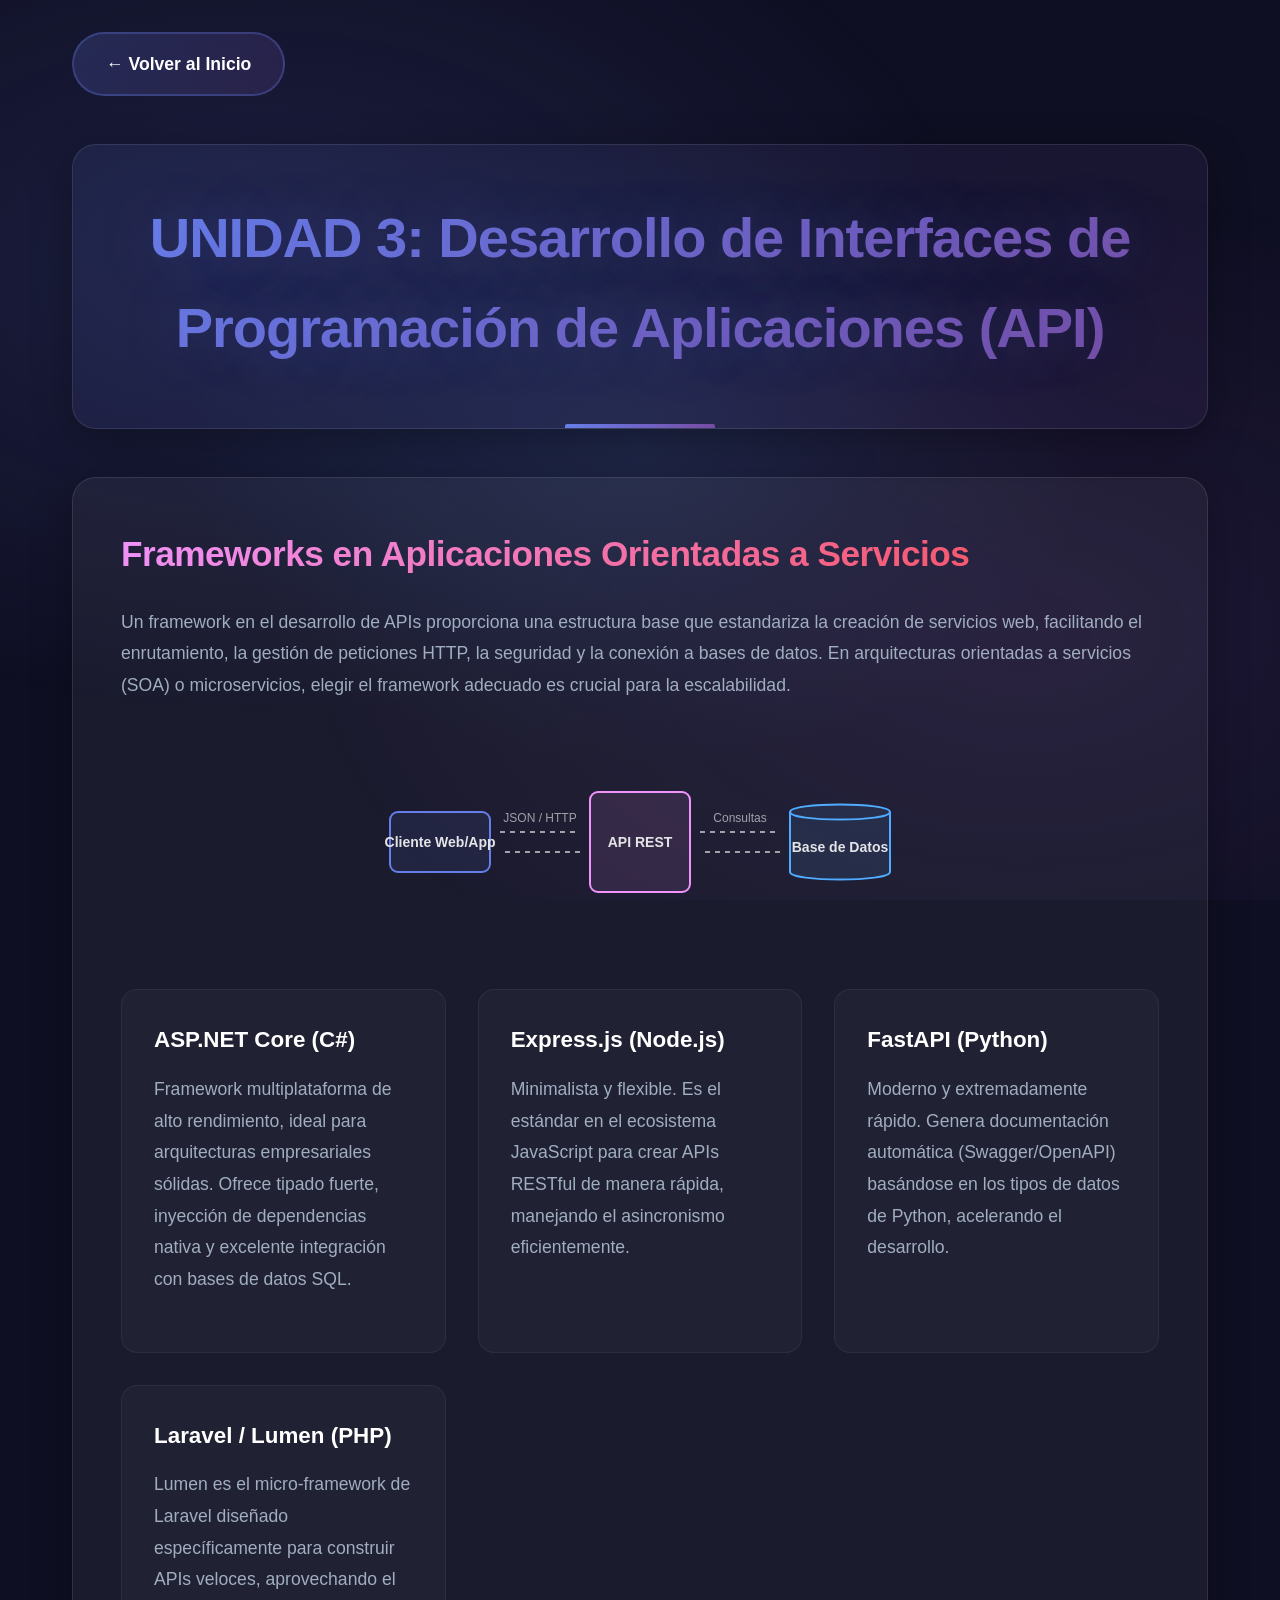
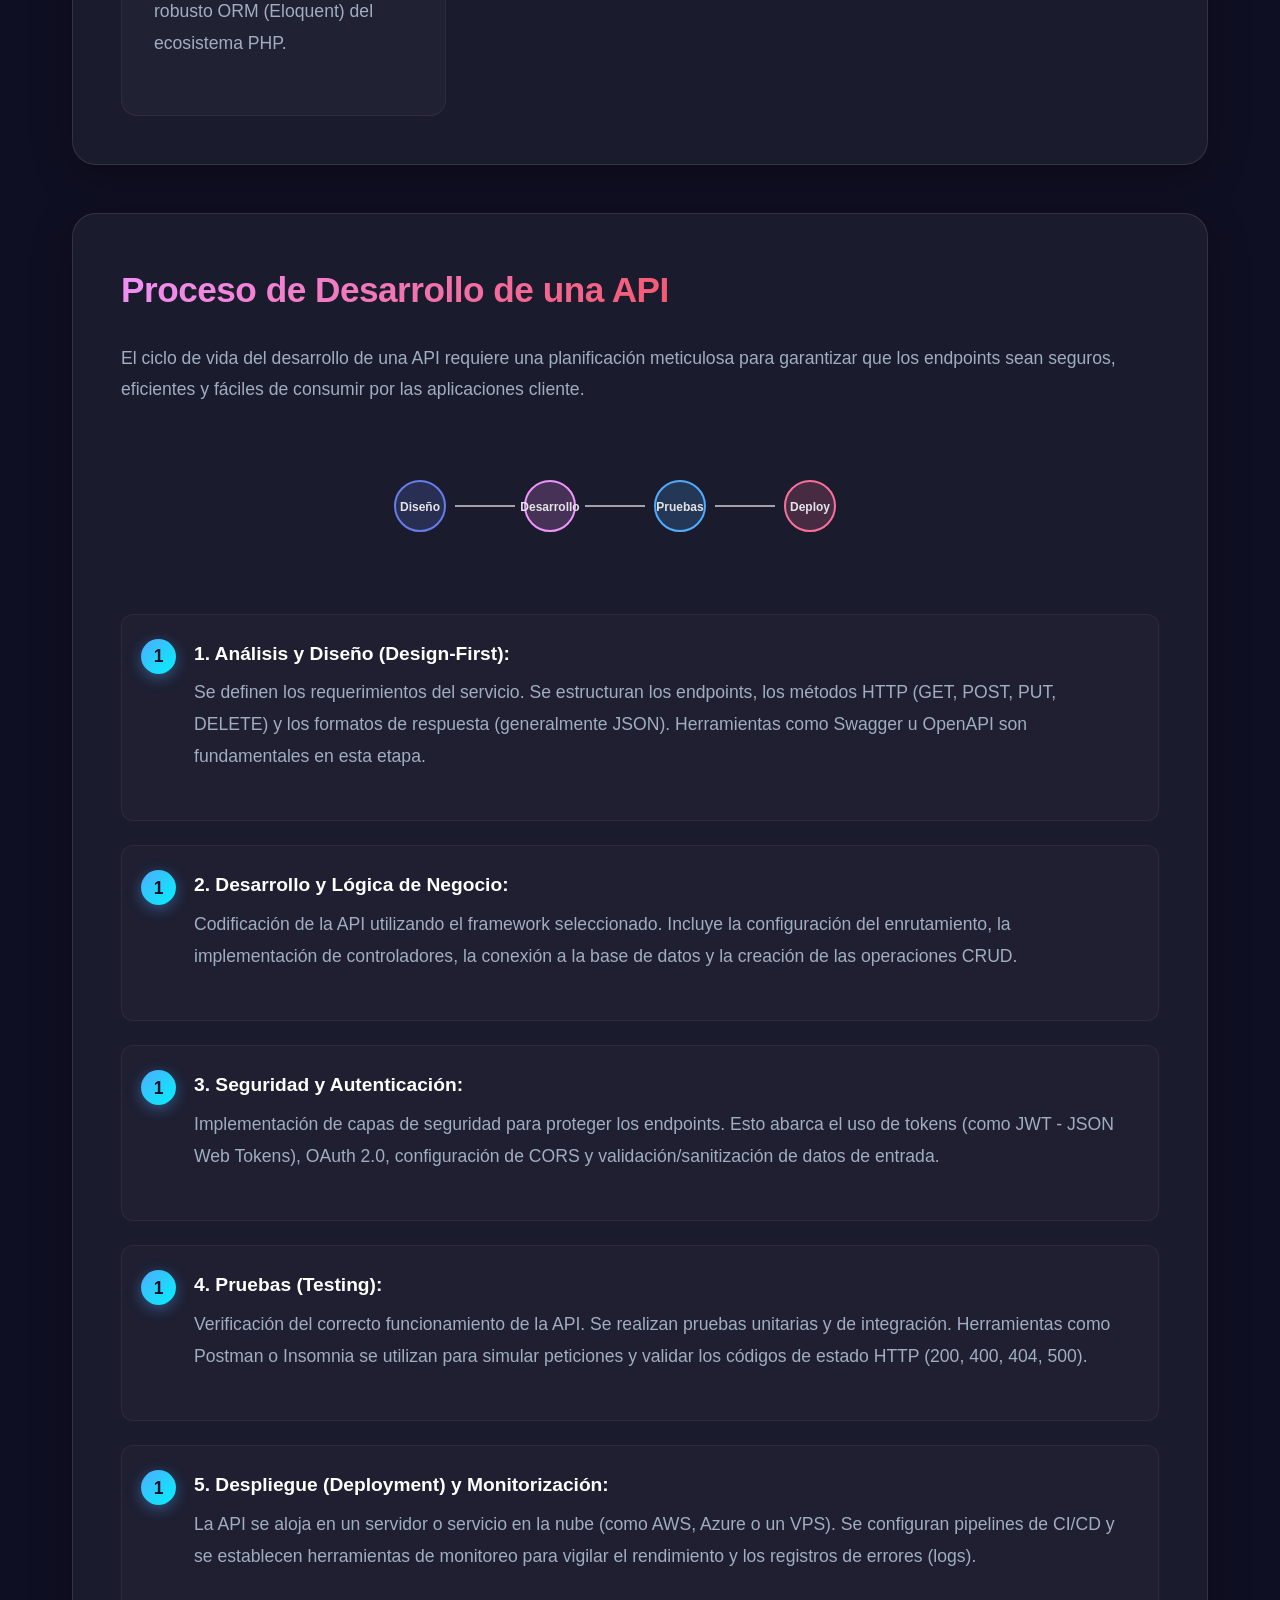
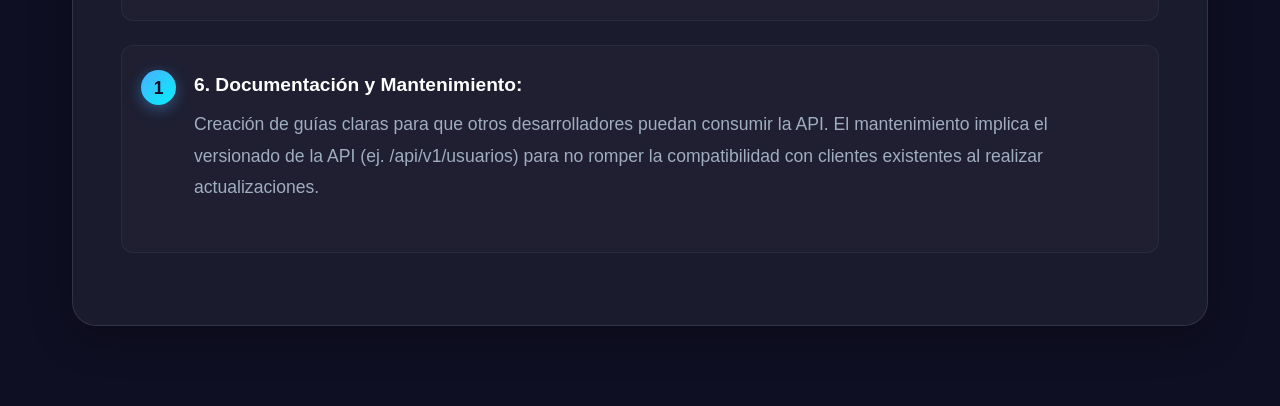
<file: unidad3.html>
<!DOCTYPE html>
<html lang="es">
<head>
    <meta charset="UTF-8">
    <meta name="viewport" content="width=device-width, initial-scale=1.0">
    <title>Portafolio Web - Desarrollo de APIs</title>
    <link rel="stylesheet" href="css/unidad3.css">
</head>
<body>

    <div class="portfolio-container">
        <a href="index.html" class="back-link">← Volver al Inicio</a>
        <header>
            <h1>UNIDAD 3: Desarrollo de Interfaces de Programación de Aplicaciones (API) </h1>
            
        </header>

        <section id="frameworks">
            <h2>Frameworks en Aplicaciones Orientadas a Servicios</h2>
            <p>Un framework en el desarrollo de APIs proporciona una estructura base que estandariza la creación de servicios web, facilitando el enrutamiento, la gestión de peticiones HTTP, la seguridad y la conexión a bases de datos. En arquitecturas orientadas a servicios (SOA) o microservicios, elegir el framework adecuado es crucial para la escalabilidad.</p>
            
            <div style="text-align: center; margin: 2.5rem 0;">
    <svg width="100%" height="200" viewBox="0 0 600 200" xmlns="http://www.w3.org/2000/svg">
        <rect x="50" y="70" width="100" height="60" rx="8" fill="rgba(102, 126, 234, 0.1)" stroke="#667eea" stroke-width="2"/>
        <text x="100" y="105" fill="#e4e4e7" font-family="sans-serif" font-weight="bold" font-size="14" text-anchor="middle">Cliente Web/App</text>
        
        <path d="M 160 90 L 240 90" stroke="#a1a1aa" stroke-width="2" marker-end="url(#arrow)" stroke-dasharray="5,5" />
        <path d="M 240 110 L 160 110" stroke="#a1a1aa" stroke-width="2" marker-end="url(#arrow)" stroke-dasharray="5,5" />
        <text x="200" y="80" fill="#a1a1aa" font-family="sans-serif" font-size="12" text-anchor="middle">JSON / HTTP</text>

        <rect x="250" y="50" width="100" height="100" rx="8" fill="rgba(240, 147, 251, 0.1)" stroke="#f093fb" stroke-width="2"/>
        <text x="300" y="105" fill="#e4e4e7" font-family="sans-serif" font-weight="bold" font-size="14" text-anchor="middle">API REST</text>
        
        <path d="M 360 90 L 440 90" stroke="#a1a1aa" stroke-width="2" marker-end="url(#arrow)" stroke-dasharray="5,5" />
        <path d="M 440 110 L 360 110" stroke="#a1a1aa" stroke-width="2" marker-end="url(#arrow)" stroke-dasharray="5,5" />
        <text x="400" y="80" fill="#a1a1aa" font-family="sans-serif" font-size="12" text-anchor="middle">Consultas</text>

        <path d="M 450 70 C 450 60, 550 60, 550 70 L 550 130 C 550 140, 450 140, 450 130 Z" fill="rgba(79, 172, 254, 0.1)" stroke="#4facfe" stroke-width="2"/>
        <path d="M 450 70 C 450 80, 550 80, 550 70" fill="none" stroke="#4facfe" stroke-width="2"/>
        <text x="500" y="110" fill="#e4e4e7" font-family="sans-serif" font-weight="bold" font-size="14" text-anchor="middle">Base de Datos</text>
    </svg>
</div>

            <div class="framework-grid">
                <div class="card">
                    <strong>ASP.NET Core (C#)</strong>
                    <p>Framework multiplataforma de alto rendimiento, ideal para arquitecturas empresariales sólidas. Ofrece tipado fuerte, inyección de dependencias nativa y excelente integración con bases de datos SQL.</p>
                </div>
                <div class="card">
                    <strong>Express.js (Node.js)</strong>
                    <p>Minimalista y flexible. Es el estándar en el ecosistema JavaScript para crear APIs RESTful de manera rápida, manejando el asincronismo eficientemente.</p>
                </div>
                <div class="card">
                    <strong>FastAPI (Python)</strong>
                    <p>Moderno y extremadamente rápido. Genera documentación automática (Swagger/OpenAPI) basándose en los tipos de datos de Python, acelerando el desarrollo.</p>
                </div>
                <div class="card">
                    <strong>Laravel / Lumen (PHP)</strong>
                    <p>Lumen es el micro-framework de Laravel diseñado específicamente para construir APIs veloces, aprovechando el robusto ORM (Eloquent) del ecosistema PHP.</p>
                </div>
            </div>
        </section>

        <section id="proceso">
            <h2>Proceso de Desarrollo de una API</h2>
            <p>El ciclo de vida del desarrollo de una API requiere una planificación meticulosa para garantizar que los endpoints sean seguros, eficientes y fáciles de consumir por las aplicaciones cliente.</p>

            <div style="text-align: center; margin: 2.5rem 0;">
    <svg width="100%" height="120" viewBox="0 0 600 120" xmlns="http://www.w3.org/2000/svg">
        <g transform="translate(40, 40)">
            <circle cx="40" cy="20" r="25" fill="rgba(102, 126, 234, 0.2)" stroke="#667eea" stroke-width="2"/>
            <text x="40" y="25" fill="#e4e4e7" font-family="sans-serif" font-weight="bold" font-size="12" text-anchor="middle">Diseño</text>
            
            <path d="M 75 20 L 135 20" stroke="#a1a1aa" stroke-width="2" marker-end="url(#arrow)" />
            
            <circle cx="170" cy="20" r="25" fill="rgba(240, 147, 251, 0.2)" stroke="#f093fb" stroke-width="2"/>
            <text x="170" y="25" fill="#e4e4e7" font-family="sans-serif" font-weight="bold" font-size="12" text-anchor="middle">Desarrollo</text>
            
            <path d="M 205 20 L 265 20" stroke="#a1a1aa" stroke-width="2" marker-end="url(#arrow)" />
            
            <circle cx="300" cy="20" r="25" fill="rgba(79, 172, 254, 0.2)" stroke="#4facfe" stroke-width="2"/>
            <text x="300" y="25" fill="#e4e4e7" font-family="sans-serif" font-weight="bold" font-size="12" text-anchor="middle">Pruebas</text>

            <path d="M 335 20 L 395 20" stroke="#a1a1aa" stroke-width="2" marker-end="url(#arrow)" />

            <circle cx="430" cy="20" r="25" fill="rgba(250, 112, 154, 0.2)" stroke="#fa709a" stroke-width="2"/>
            <text x="430" y="25" fill="#e4e4e7" font-family="sans-serif" font-weight="bold" font-size="12" text-anchor="middle">Deploy</text>
        </g>
    </svg>
</div>

            <ul class="process-list">
                <li>
                    <strong>1. Análisis y Diseño (Design-First):</strong>
                    <p>Se definen los requerimientos del servicio. Se estructuran los endpoints, los métodos HTTP (GET, POST, PUT, DELETE) y los formatos de respuesta (generalmente JSON). Herramientas como Swagger u OpenAPI son fundamentales en esta etapa.</p>
                </li>
                <li>
                    <strong>2. Desarrollo y Lógica de Negocio:</strong>
                    <p>Codificación de la API utilizando el framework seleccionado. Incluye la configuración del enrutamiento, la implementación de controladores, la conexión a la base de datos y la creación de las operaciones CRUD.</p>
                </li>
                <li>
                    <strong>3. Seguridad y Autenticación:</strong>
                    <p>Implementación de capas de seguridad para proteger los endpoints. Esto abarca el uso de tokens (como JWT - JSON Web Tokens), OAuth 2.0, configuración de CORS y validación/sanitización de datos de entrada.</p>
                </li>
                <li>
                    <strong>4. Pruebas (Testing):</strong>
                    <p>Verificación del correcto funcionamiento de la API. Se realizan pruebas unitarias y de integración. Herramientas como Postman o Insomnia se utilizan para simular peticiones y validar los códigos de estado HTTP (200, 400, 404, 500).</p>
                </li>
                <li>
                    <strong>5. Despliegue (Deployment) y Monitorización:</strong>
                    <p>La API se aloja en un servidor o servicio en la nube (como AWS, Azure o un VPS). Se configuran pipelines de CI/CD y se establecen herramientas de monitoreo para vigilar el rendimiento y los registros de errores (logs).</p>
                </li>
                <li>
                    <strong>6. Documentación y Mantenimiento:</strong>
                    <p>Creación de guías claras para que otros desarrolladores puedan consumir la API. El mantenimiento implica el versionado de la API (ej. /api/v1/usuarios) para no romper la compatibilidad con clientes existentes al realizar actualizaciones.</p>
                </li>
            </ul>
        </section>
    </div>

</body>
</html>
</file>
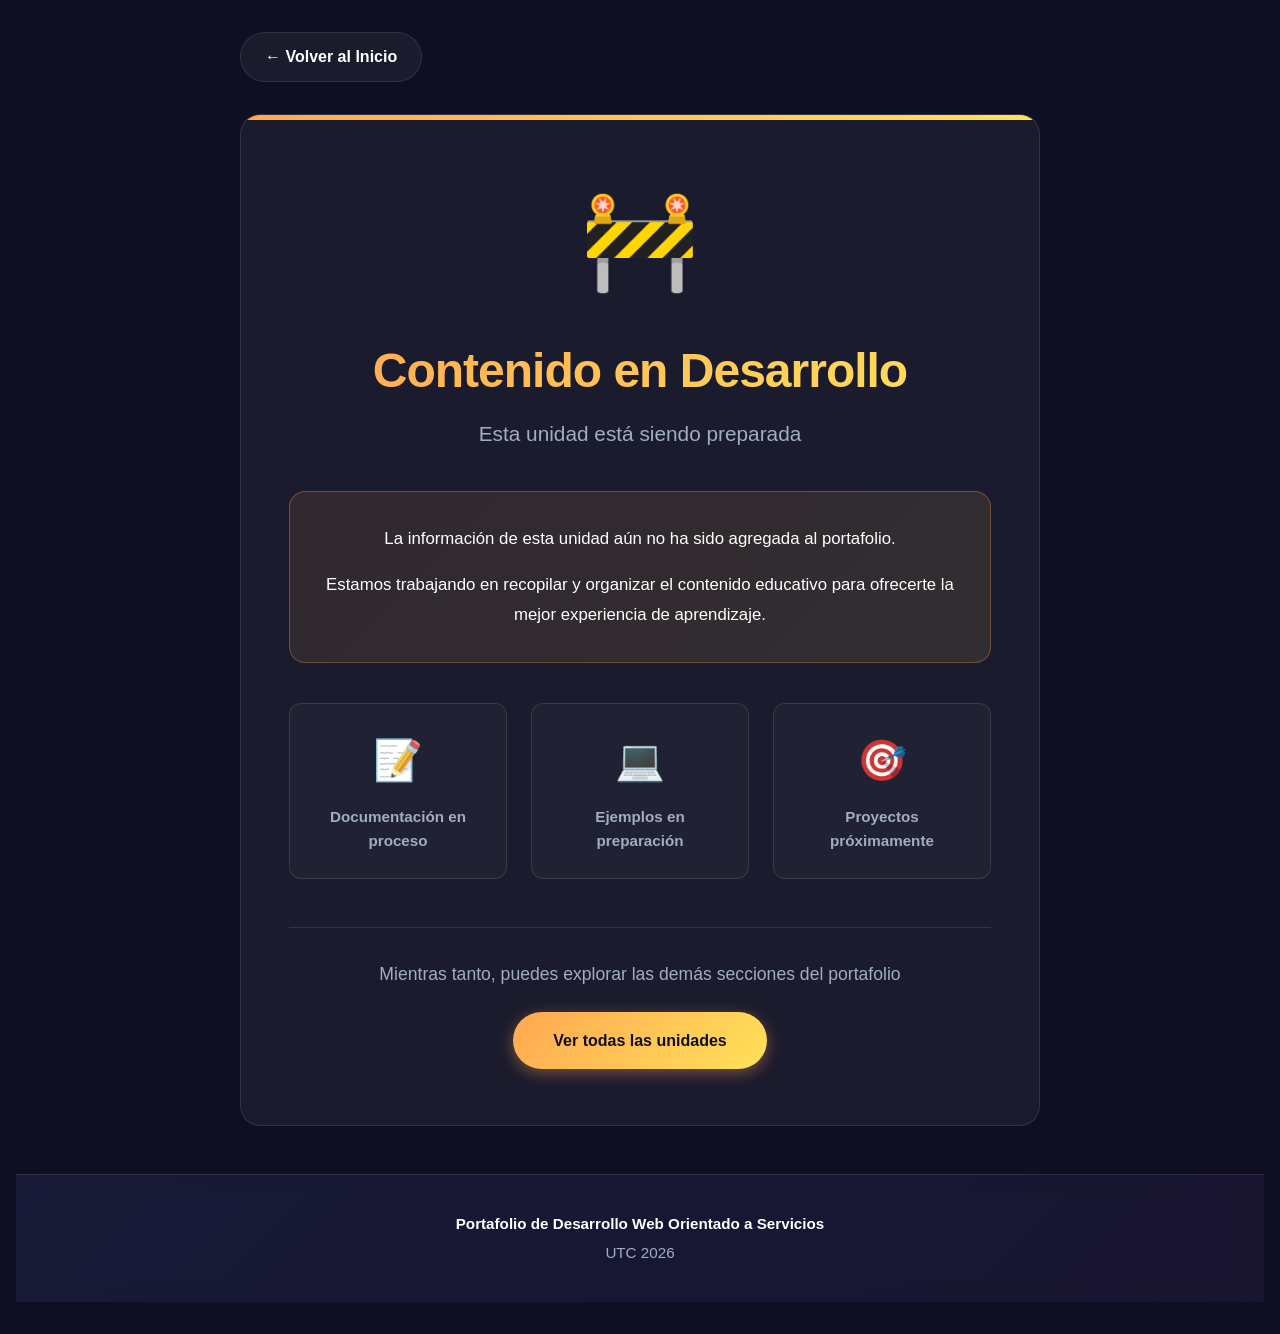
<file: unidades_pendientes.html>
<!DOCTYPE html>
<html lang="es">
<head>
    <link rel="stylesheet" href="css/unidades_pendientes.css">
    <meta charset="UTF-8">
    <meta name="viewport" content="width=device-width, initial-scale=1.0">
    <title>Unidad - En Construcción</title>
</head>
<body>

    <div class="container">
        <a href="index.html" class="back-link">← Volver al Inicio</a>

        <div class="construction-box">
            <div class="icon">🚧</div>
            <h1>Contenido en Desarrollo</h1>
            <p class="subtitle">Esta unidad está siendo preparada</p>
            
            <div class="info-card">
                <p>La información de esta unidad aún no ha sido agregada al portafolio.</p>
                <p>Estamos trabajando en recopilar y organizar el contenido educativo para ofrecerte la mejor experiencia de aprendizaje.</p>
            </div>

            <div class="status-indicators">
                <div class="status-item">
                    <span class="status-icon">📝</span>
                    <span class="status-text">Documentación en proceso</span>
                </div>
                <div class="status-item">
                    <span class="status-icon">💻</span>
                    <span class="status-text">Ejemplos en preparación</span>
                </div>
                <div class="status-item">
                    <span class="status-icon">🎯</span>
                    <span class="status-text">Proyectos próximamente</span>
                </div>
            </div>

            <div class="cta-section">
                <p class="cta-text">Mientras tanto, puedes explorar las demás secciones del portafolio</p>
                <a href="index.html" id="unidades" class="btn-primary">Ver todas las unidades</a>
            </div>
        </div>
    </div>

    <footer>
        <p>Portafolio de Desarrollo Web Orientado a Servicios</p>
        <p>UTC 2026</p>
    </footer>

</body>
</html>
</file>
<file: css/styles.css>
/* ============================================
   RESET Y CONFIGURACIÓN BASE
   ============================================ */
* {
    margin: 0;
    padding: 0;
    box-sizing: border-box;
}

:root {
    --primary-gradient: linear-gradient(135deg, #667eea 0%, #764ba2 100%);
    --secondary-gradient: linear-gradient(135deg, #f093fb 0%, #f5576c 100%);
    --accent-gradient: linear-gradient(135deg, #4facfe 0%, #00f2fe 100%);
    --dark-bg: #0f0f23;
    --card-bg: rgba(255, 255, 255, 0.05);
    --text-light: #ffffff;
    --text-muted: #a0aec0;
    --shadow-glow: 0 8px 32px rgba(102, 126, 234, 0.3);
    --shadow-card: 0 10px 40px rgba(0, 0, 0, 0.3);
}

body {
    font-family: 'Inter', -apple-system, BlinkMacSystemFont, 'Segoe UI', Roboto, sans-serif;
    background: var(--dark-bg);
    color: var(--text-light);
    line-height: 1.6;
    overflow-x: hidden;
    position: relative;
}

/* Fondo animado con partículas */
body::before {
    content: '';
    position: fixed;
    top: 0;
    left: 0;
    width: 100%;
    height: 100%;
    background: 
        radial-gradient(ellipse at 20% 30%, rgba(102, 126, 234, 0.15) 0%, transparent 50%),
        radial-gradient(ellipse at 80% 70%, rgba(118, 75, 162, 0.15) 0%, transparent 50%),
        radial-gradient(ellipse at 50% 50%, rgba(79, 172, 254, 0.1) 0%, transparent 50%);
    z-index: -1;
    animation: bgShift 20s ease-in-out infinite;
}

@keyframes bgShift {
    0%, 100% { opacity: 1; transform: scale(1); }
    50% { opacity: 0.8; transform: scale(1.1); }
}

/* ============================================
   HEADER PRINCIPAL
   ============================================ */
header {
    background: linear-gradient(135deg, rgba(102, 126, 234, 0.1) 0%, rgba(118, 75, 162, 0.1) 100%);
    backdrop-filter: blur(20px);
    border-bottom: 1px solid rgba(255, 255, 255, 0.1);
    position: relative;
    z-index: 1000;
    animation: slideDown 0.6s ease-out;
    box-shadow: 0 4px 30px rgba(0, 0, 0, 0.2);
}

@keyframes slideDown {
    from {
        transform: translateY(-100%);
        opacity: 0;
    }
    to {
        transform: translateY(0);
        opacity: 1;
    }
}

.header-info {
    text-align: center;
    padding: 3rem 2rem 2rem;
    position: relative;
}

.header-info::after {
    content: '';
    position: absolute;
    bottom: 0;
    left: 50%;
    transform: translateX(-50%);
    width: 100px;
    height: 3px;
    background: var(--primary-gradient);
    border-radius: 2px;
}

.header-info h1 {
    font-size: 2.8rem;
    font-weight: 900;
    margin-bottom: 1rem;
    background: var(--primary-gradient);
    -webkit-background-clip: text;
    -webkit-text-fill-color: transparent;
    background-clip: text;
    letter-spacing: -1px;
    text-shadow: 0 0 60px rgba(102, 126, 234, 0.3);
    animation: titleGlow 3s ease-in-out infinite;
}

@keyframes titleGlow {
    0%, 100% { filter: brightness(1); }
    50% { filter: brightness(1.2); }
}

.header-info p {
    color: var(--text-muted);
    font-size: 1.05rem;
    margin: 0.4rem 0;
    font-weight: 500;
}

.header-info p:first-of-type {
    color: #4facfe;
    font-weight: 600;
}

/* ============================================
   NAVBAR
   ============================================ */
.navbar {
    display: flex;
    justify-content: space-between;
    align-items: center;
    padding: 1.5rem 3rem;
    flex-wrap: wrap;
    gap: 1.5rem;
}

.nav-links {
    display: flex;
    list-style: none;
    gap: 2.5rem;
    flex-wrap: wrap;
}

.nav-links li a {
    color: var(--text-light);
    text-decoration: none;
    font-weight: 700;
    font-size: 1.4rem;
    position: relative;
    padding: 1rem 2rem;
    transition: all 0.3s ease;
    display: block;
    border-radius: 12px;
}

.nav-links li a::before {
    content: '';
    position: absolute;
    bottom: 5px;
    left: 50%;
    transform: translateX(-50%);
    width: 0;
    height: 4px;
    background: var(--accent-gradient);
    transition: width 0.4s ease;
    border-radius: 3px;
}

.nav-links li a::after {
    content: '';
    position: absolute;
    inset: 0;
    background: var(--accent-gradient);
    opacity: 0;
    border-radius: 12px;
    z-index: -1;
    transition: opacity 0.3s ease;
}

.nav-links li a:hover {
    color: #ffffff;
    transform: translateY(-5px) scale(1.05);
}

.nav-links li a:hover::before {
    width: 100%;
}

.nav-links li a:hover::after {
    opacity: 0.2;
}

/* Efecto especial para Unidades */
.nav-links li:first-child a {
    background: linear-gradient(135deg, rgba(102, 126, 234, 0.2) 0%, rgba(118, 75, 162, 0.2) 100%);
    border: 2px solid rgba(102, 126, 234, 0.3);
}

.nav-links li:first-child a:hover {
    background: var(--primary-gradient);
    border-color: transparent;
    box-shadow: 0 8px 30px rgba(102, 126, 234, 0.6);
}

/* Efecto especial para Contacto */
.nav-links li:last-child a {
    background: linear-gradient(135deg, rgba(79, 172, 254, 0.2) 0%, rgba(0, 242, 254, 0.2) 100%);
    border: 2px solid rgba(79, 172, 254, 0.3);
}

.nav-links li:last-child a:hover {
    background: var(--accent-gradient);
    border-color: transparent;
    box-shadow: 0 8px 30px rgba(79, 172, 254, 0.6);
}

/* ============================================
   PERFILES
   ============================================ */
.profiles {
    display: flex;
    gap: 2rem;
}

.profiles a {
    display: flex;
    flex-direction: column;
    align-items: center;
    text-decoration: none;
    transition: all 0.3s ease;
    position: relative;
}

.profiles a img {
    border-radius: 50%;
    overflow: hidden;
    width: 100px;
    height: 100px;
    border: 4px solid transparent;
    background: var(--primary-gradient);
    padding: 4px;
    transition: all 0.4s cubic-bezier(0.175, 0.885, 0.32, 1.275);
    position: relative;
    object-fit: cover;
    box-shadow: 0 10px 35px rgba(102, 126, 234, 0.5);
}

.profiles a::before {
    content: '';
    position: absolute;
    top: 0;
    left: 50%;
    transform: translateX(-50%);
    width: 100px;
    height: 100px;
    border-radius: 50%;
    background: var(--accent-gradient);
    opacity: 0;
    z-index: -1;
    transition: all 0.4s ease;
}

.profiles a:hover img {
    transform: scale(1.2) rotate(5deg);
    box-shadow: 0 15px 50px rgba(102, 126, 234, 0.8);
}

.profiles a:hover::before {
    opacity: 0.3;
    transform: translateX(-50%) scale(1.3);
}

.profiles a::after {
    content: attr(data-name);
    margin-top: 0.8rem;
    font-size: 1.1rem;
    font-weight: 700;
    color: var(--text-muted);
    transition: all 0.3s ease;
}

.profiles a:hover::after {
    color: #4facfe;
    transform: translateY(-2px);
}

/* ============================================
   SECCIÓN DE BIENVENIDA
   ============================================ */
.welcome-section {
    text-align: center;
    padding: 5rem 2rem;
    max-width: 1000px;
    margin: 0 auto;
    animation: fadeInUp 0.8s ease-out 0.2s both;
    position: relative;
}

.welcome-section::before {
    content: '✨';
    position: absolute;
    top: 2rem;
    left: 50%;
    transform: translateX(-50%);
    font-size: 3rem;
    animation: float 3s ease-in-out infinite;
}

@keyframes fadeInUp {
    from {
        opacity: 0;
        transform: translateY(30px);
    }
    to {
        opacity: 1;
        transform: translateY(0);
    }
}

.welcome-section h2 {
    font-size: 3.5rem;
    font-weight: 900;
    background: var(--secondary-gradient);
    -webkit-background-clip: text;
    -webkit-text-fill-color: transparent;
    background-clip: text;
    margin-bottom: 1.8rem;
    letter-spacing: -1.5px;
    line-height: 1.2;
}

.welcome-section p {
    font-size: 1.25rem;
    color: var(--text-muted);
    line-height: 2;
    max-width: 800px;
    margin: 0 auto;
    font-weight: 400;
}

/* ============================================
   CONTENEDOR DE UNIDADES
   ============================================ */
.units-container {
    display: grid;
    grid-template-columns: repeat(2, 1fr);
    gap: 3rem;
    padding: 4rem 3rem 6rem;
    max-width: 1400px;
    margin: 0 auto;
    position: relative;
}

/* Decoración de fondo */
.units-container::before {
    content: '';
    position: absolute;
    top: -50px;
    left: 50%;
    transform: translateX(-50%);
    width: 200px;
    height: 4px;
    background: var(--primary-gradient);
    border-radius: 2px;
}

/* ============================================
   TARJETAS
   ============================================ */
.card {
    background: var(--card-bg);
    backdrop-filter: blur(20px);
    border: 1px solid rgba(255, 255, 255, 0.1);
    border-radius: 24px;
    padding: 3rem;
    transition: all 0.5s cubic-bezier(0.175, 0.885, 0.32, 1.275);
    position: relative;
    overflow: hidden;
    animation: fadeInUp 0.6s ease-out both;
    cursor: pointer;
}

.card::before {
    content: '';
    position: absolute;
    top: 0;
    left: 0;
    right: 0;
    height: 5px;
    background: var(--primary-gradient);
    transform: scaleX(0);
    transform-origin: left;
    transition: transform 0.5s ease;
}

.card::after {
    content: '';
    position: absolute;
    top: 50%;
    left: 50%;
    transform: translate(-50%, -50%);
    width: 0;
    height: 0;
    background: radial-gradient(circle, rgba(102, 126, 234, 0.2) 0%, transparent 70%);
    border-radius: 50%;
    transition: all 0.6s ease;
    z-index: 0;
}

.card:nth-child(1) { animation-delay: 0.1s; }
.card:nth-child(2) { animation-delay: 0.2s; }
.card:nth-child(3) { animation-delay: 0.3s; }
.card:nth-child(4) { animation-delay: 0.4s; }

.card:nth-child(1)::before { background: var(--primary-gradient); }
.card:nth-child(2)::before { background: var(--secondary-gradient); }
.card:nth-child(3)::before { background: var(--accent-gradient); }
.card:nth-child(4)::before { background: linear-gradient(135deg, #fa709a 0%, #fee140 100%); }

.card:hover {
    transform: translateY(-15px) scale(1.02);
    box-shadow: 0 20px 60px rgba(0, 0, 0, 0.4);
    background: rgba(255, 255, 255, 0.1);
    border-color: rgba(255, 255, 255, 0.3);
}

.card:hover::before {
    transform: scaleX(1);
}

.card:hover::after {
    width: 500px;
    height: 500px;
}

.card h3 {
    font-size: 2.2rem;
    font-weight: 900;
    margin-bottom: 1.2rem;
    background: var(--primary-gradient);
    -webkit-background-clip: text;
    -webkit-text-fill-color: transparent;
    background-clip: text;
    position: relative;
    z-index: 1;
    letter-spacing: -0.5px;
}

.card:nth-child(2) h3 { background: var(--secondary-gradient); -webkit-background-clip: text; background-clip: text; -webkit-text-fill-color: transparent; }
.card:nth-child(3) h3 { background: var(--accent-gradient); -webkit-background-clip: text; background-clip: text; -webkit-text-fill-color: transparent; }
.card:nth-child(4) h3 { background: linear-gradient(135deg, #fa709a 0%, #fee140 100%); -webkit-background-clip: text; background-clip: text; -webkit-text-fill-color: transparent; }

.card p {
    color: var(--text-muted);
    font-size: 1.1rem;
    margin-bottom: 2rem;
    line-height: 1.8;
    position: relative;
    z-index: 1;
}

/* ============================================
   BOTONES
   ============================================ */
.btn {
    display: inline-block;
    padding: 1rem 2.5rem;
    background: var(--primary-gradient);
    color: white;
    text-decoration: none;
    border-radius: 50px;
    font-weight: 700;
    font-size: 1rem;
    transition: all 0.4s ease;
    box-shadow: 0 6px 20px rgba(102, 126, 234, 0.4);
    position: relative;
    overflow: hidden;
    z-index: 1;
}

.btn::before {
    content: '';
    position: absolute;
    top: 50%;
    left: 50%;
    transform: translate(-50%, -50%);
    width: 0;
    height: 0;
    background: rgba(255, 255, 255, 0.3);
    border-radius: 50%;
    transition: all 0.6s ease;
    z-index: -1;
}

.btn:hover {
    transform: translateY(-3px);
    box-shadow: 0 10px 35px rgba(102, 126, 234, 0.7);
}

.btn:hover::before {
    width: 300px;
    height: 300px;
}

/* ============================================
   FOOTER
   ============================================ */
footer {
    background: linear-gradient(135deg, rgba(102, 126, 234, 0.15) 0%, rgba(118, 75, 162, 0.15) 100%);
    backdrop-filter: blur(20px);
    border-top: 1px solid rgba(255, 255, 255, 0.1);
    padding: 3rem 2rem;
    text-align: center;
    margin-top: 5rem;
    position: relative;
}

footer::before {
    content: '';
    position: absolute;
    top: 0;
    left: 50%;
    transform: translateX(-50%);
    width: 150px;
    height: 3px;
    background: var(--primary-gradient);
    border-radius: 2px;
}

footer p {
    color: var(--text-muted);
    margin: 0.6rem 0;
    font-size: 1rem;
}

footer p:first-child,
footer p:nth-child(2) {
    font-weight: 700;
    color: var(--text-light);
    font-size: 1.1rem;
}

footer p:nth-child(3) {
    background: var(--accent-gradient);
    -webkit-background-clip: text;
    -webkit-text-fill-color: transparent;
    background-clip: text;
    font-weight: 600;
    margin-top: 1rem;
}

/* ============================================
   RESPONSIVE
   ============================================ */
@media (max-width: 768px) {
    .header-info h1 {
        font-size: 2rem;
    }

    .navbar {
        flex-direction: column;
        padding: 1.5rem 1rem;
    }

    .nav-links {
        gap: 1.5rem;
        justify-content: center;
        flex-direction: column;
        width: 100%;
    }

    .nav-links li a {
        font-size: 1.2rem;
        text-align: center;
    }

    .welcome-section {
        padding: 3rem 1.5rem;
    }

    .welcome-section h2 {
        font-size: 2.5rem;
    }

    .welcome-section p {
        font-size: 1.1rem;
    }

    .units-container {
        grid-template-columns: 1fr;
        padding: 3rem 1.5rem;
        gap: 2rem;
    }

    .card {
        padding: 2.5rem;
    }

    .profiles a img {
        width: 80px;
        height: 80px;
    }

    .profiles a::before {
        width: 80px;
        height: 80px;
    }
}

/* ============================================
   EFECTOS ADICIONALES
   ============================================ */
@keyframes float {
    0%, 100% { transform: translateY(0) translateX(-50%); }
    50% { transform: translateY(-15px) translateX(-50%); }
}

.card:hover h3 {
    animation: shimmer 2s ease-in-out infinite;
}

@keyframes shimmer {
    0% { filter: brightness(1); }
    50% { filter: brightness(1.3); }
    100% { filter: brightness(1); }
}

/* Scroll suave */
html {
    scroll-behavior: smooth;
}
</file>
<file: formulario_correo/estilos.css>
* {
  box-sizing: border-box;
  font-family: Arial, Helvetica, sans-serif;
}

body {
  background: linear-gradient(135deg, #667eea, #764ba2);
  min-height: 100vh;
  display: flex;
  justify-content: center;
  align-items: center;
}

.formulario {
  background: #fff;
  padding: 30px;
  width: 100%;
  max-width: 400px;
  border-radius: 12px;
  box-shadow: 0 10px 30px rgba(0,0,0,0.2);
}

.formulario h2 {
  text-align: center;
  margin-bottom: 20px;
}

.formulario input {
  width: 100%;
  padding: 12px;
  margin-bottom: 15px;
  border-radius: 8px;
  border: 1px solid #ccc;
}

.formulario button {
  width: 100%;
  padding: 12px;
  background: #667eea;
  color: white;
  border: none;
  border-radius: 8px;
  cursor: pointer;
}
</file>
<file: css/perfiles.css>
/* ============================================
   RESET Y CONFIGURACIÓN BASE
   ============================================ */
* {
    margin: 0;
    padding: 0;
    box-sizing: border-box;
}

:root {
    --primary-gradient: linear-gradient(135deg, #667eea 0%, #764ba2 100%);
    --secondary-gradient: linear-gradient(135deg, #f093fb 0%, #f5576c 100%);
    --accent-gradient: linear-gradient(135deg, #4facfe 0%, #00f2fe 100%);
    --success-gradient: linear-gradient(135deg, #84fab0 0%, #8fd3f4 100%);
    --dark-bg: #0f0f23;
    --card-bg: rgba(255, 255, 255, 0.05);
    --text-light: #ffffff;
    --text-muted: #a0aec0;
    --shadow-glow: 0 8px 32px rgba(102, 126, 234, 0.3);
    --shadow-card: 0 10px 40px rgba(0, 0, 0, 0.3);
}

body {
    font-family: 'Inter', -apple-system, BlinkMacSystemFont, 'Segoe UI', Roboto, sans-serif;
    background: var(--dark-bg);
    color: var(--text-light);
    line-height: 1.6;
    min-height: 100vh;
    padding: 2rem 1rem;
    animation: fadeIn 0.8s ease-out;
}

@keyframes fadeIn {
    from {
        opacity: 0;
    }
    to {
        opacity: 1;
    }
}

/* ============================================
   ENLACE DE REGRESO
   ============================================ */
.back-link {
    display: inline-flex;
    align-items: center;
    gap: 0.5rem;
    color: var(--text-light);
    text-decoration: none;
    font-weight: 600;
    font-size: 1rem;
    padding: 0.7rem 1.5rem;
    border-radius: 50px;
    background: rgba(255, 255, 255, 0.05);
    border: 1px solid rgba(255, 255, 255, 0.1);
    transition: all 0.3s ease;
    margin: 0 auto 2rem;
    max-width: 1000px;
    display: inline-flex;
}

.back-link:hover {
    background: var(--primary-gradient);
    transform: translateX(-5px);
    box-shadow: var(--shadow-glow);
    border-color: transparent;
}

/* ============================================
   CONTENEDOR PRINCIPAL
   ============================================ */
.profile-container {
    max-width: 1000px;
    margin: 0 auto;
    animation: slideUp 0.8s ease-out;
}

@keyframes slideUp {
    from {
        opacity: 0;
        transform: translateY(30px);
    }
    to {
        opacity: 1;
        transform: translateY(0);
    }
}

/* ============================================
   HEADER DEL PERFIL
   ============================================ */
.profile-header {
    background: var(--card-bg);
    backdrop-filter: blur(10px);
    border: 1px solid rgba(255, 255, 255, 0.1);
    border-radius: 20px;
    padding: 3rem;
    margin-bottom: 2rem;
    display: flex;
    align-items: center;
    gap: 3rem;
    position: relative;
    overflow: hidden;
    transition: all 0.4s ease;
}

.profile-header::before {
    content: '';
    position: absolute;
    top: 0;
    left: 0;
    right: 0;
    height: 5px;
    background: var(--primary-gradient);
}

.profile-header:hover {
    background: rgba(255, 255, 255, 0.08);
    border-color: rgba(255, 255, 255, 0.2);
    box-shadow: var(--shadow-card);
}

/* ============================================
   IMAGEN DE PERFIL
   ============================================ */
.profile-image-wrapper {
    position: relative;
    flex-shrink: 0;
}

.profile-image {
    width: 180px;
    height: 180px;
    border-radius: 50%;
    object-fit: cover;
    border: 4px solid transparent;
    background: var(--primary-gradient);
    padding: 4px;
    box-shadow: 0 10px 40px rgba(102, 126, 234, 0.4);
    transition: all 0.3s ease;
}

.profile-image:hover {
    transform: scale(1.05);
    box-shadow: 0 15px 50px rgba(102, 126, 234, 0.6);
}

.status-badge {
    position: absolute;
    bottom: 10px;
    right: 10px;
    background: var(--success-gradient);
    color: #0f0f23;
    padding: 0.4rem 1rem;
    border-radius: 20px;
    font-size: 0.85rem;
    font-weight: 700;
    box-shadow: 0 4px 15px rgba(132, 250, 176, 0.4);
    animation: pulse 2s ease-in-out infinite;
}

@keyframes pulse {
    0%, 100% {
        transform: scale(1);
    }
    50% {
        transform: scale(1.05);
    }
}

/* ============================================
   INFORMACIÓN DEL PERFIL
   ============================================ */
.profile-info {
    flex: 1;
}

.profile-info h1 {
    font-size: 2.5rem;
    font-weight: 900;
    background: var(--primary-gradient);
    -webkit-background-clip: text;
    -webkit-text-fill-color: transparent;
    background-clip: text;
    margin-bottom: 0.5rem;
    letter-spacing: -1px;
}

.role {
    font-size: 1.3rem;
    color: #4facfe;
    font-weight: 600;
    margin-bottom: 0.8rem;
}

.education {
    font-size: 1.1rem;
    color: var(--text-light);
    margin-bottom: 0.3rem;
}

.institution {
    font-size: 1rem;
    color: var(--text-muted);
}

/* ============================================
   TARJETAS DE SECCIÓN
   ============================================ */
.section-card {
    background: var(--card-bg);
    backdrop-filter: blur(10px);
    border: 1px solid rgba(255, 255, 255, 0.1);
    border-radius: 20px;
    padding: 2.5rem;
    margin-bottom: 2rem;
    transition: all 0.4s ease;
    position: relative;
    overflow: hidden;
}

.section-card::before {
    content: '';
    position: absolute;
    top: 0;
    left: 0;
    right: 0;
    height: 3px;
    background: var(--secondary-gradient);
    transform: scaleX(0);
    transition: transform 0.4s ease;
}

.section-card:hover {
    background: rgba(255, 255, 255, 0.08);
    border-color: rgba(255, 255, 255, 0.2);
    box-shadow: var(--shadow-card);
}

.section-card:hover::before {
    transform: scaleX(1);
}

.section-card h2 {
    font-size: 2rem;
    font-weight: 800;
    background: var(--secondary-gradient);
    -webkit-background-clip: text;
    -webkit-text-fill-color: transparent;
    background-clip: text;
    margin-bottom: 1.5rem;
    letter-spacing: -0.5px;
}

.section-card p {
    color: var(--text-muted);
    font-size: 1.05rem;
    line-height: 1.8;
    margin-bottom: 1rem;
}

.section-card p:last-child {
    margin-bottom: 0;
}

/* ============================================
   GRID DE HABILIDADES
   ============================================ */
.skills-grid {
    display: grid;
    grid-template-columns: repeat(auto-fit, minmax(200px, 1fr));
    gap: 1.5rem;
}

.skill-item {
    display: flex;
    align-items: center;
    gap: 1rem;
    padding: 1.2rem 1.5rem;
    background: rgba(255, 255, 255, 0.03);
    border: 1px solid rgba(255, 255, 255, 0.1);
    border-radius: 12px;
    transition: all 0.3s ease;
}

.skill-item:hover {
    background: rgba(102, 126, 234, 0.1);
    border-color: rgba(102, 126, 234, 0.5);
    transform: translateY(-5px);
    box-shadow: 0 8px 20px rgba(102, 126, 234, 0.2);
}

.skill-icon {
    font-size: 2rem;
    filter: grayscale(0.3);
    transition: all 0.3s ease;
}

.skill-item:hover .skill-icon {
    filter: grayscale(0);
    transform: scale(1.1);
}

.skill-name {
    color: var(--text-light);
    font-weight: 600;
    font-size: 1rem;
}

/* ============================================
   LISTA DE INTERESES
   ============================================ */
.interests-list {
    display: flex;
    flex-direction: column;
    gap: 1.5rem;
}

.interest-item {
    display: flex;
    align-items: flex-start;
    gap: 1.5rem;
    padding: 1.5rem;
    background: rgba(255, 255, 255, 0.03);
    border: 1px solid rgba(255, 255, 255, 0.1);
    border-left: 4px solid transparent;
    border-radius: 12px;
    transition: all 0.3s ease;
}

.interest-item:nth-child(1) { border-left-color: #667eea; }
.interest-item:nth-child(2) { border-left-color: #f093fb; }
.interest-item:nth-child(3) { border-left-color: #4facfe; }

.interest-item:hover {
    background: rgba(255, 255, 255, 0.08);
    transform: translateX(10px);
    box-shadow: -5px 5px 20px rgba(102, 126, 234, 0.2);
}

.interest-icon {
    font-size: 2.5rem;
    flex-shrink: 0;
}

.interest-item h3 {
    color: var(--text-light);
    font-size: 1.2rem;
    font-weight: 700;
    margin-bottom: 0.3rem;
}

.interest-item p {
    color: var(--text-muted);
    font-size: 0.95rem;
    margin: 0;
}

/* ============================================
   TARJETA DE CONTACTO
   ============================================ */
.contact-card::before {
    background: var(--accent-gradient);
}

.contact-info {
    display: flex;
    flex-direction: column;
    gap: 1.2rem;
    margin-bottom: 2rem;
}

.contact-item {
    display: flex;
    align-items: center;
    gap: 1rem;
    padding: 1rem 1.5rem;
    background: rgba(255, 255, 255, 0.03);
    border: 1px solid rgba(255, 255, 255, 0.1);
    border-radius: 12px;
    transition: all 0.3s ease;
}

.contact-item:hover {
    background: rgba(79, 172, 254, 0.1);
    border-color: rgba(79, 172, 254, 0.5);
    transform: translateX(5px);
}

.contact-icon {
    font-size: 1.8rem;
}

.contact-item a {
    color: var(--text-light);
    text-decoration: none;
    font-weight: 600;
    transition: color 0.3s ease;
}

.contact-item a:hover {
    color: #4facfe;
}

.contact-item span {
    color: var(--text-light);
    font-weight: 600;
}

.btn-contact {
    display: inline-block;
    padding: 1rem 2.5rem;
    background: var(--accent-gradient);
    color: white;
    text-decoration: none;
    border-radius: 50px;
    font-weight: 700;
    font-size: 1rem;
    transition: all 0.3s ease;
    box-shadow: 0 4px 15px rgba(79, 172, 254, 0.4);
    position: relative;
    overflow: hidden;
}

.btn-contact::before {
    content: '';
    position: absolute;
    top: 0;
    left: -100%;
    width: 100%;
    height: 100%;
    background: rgba(255, 255, 255, 0.2);
    transition: left 0.5s ease;
}

.btn-contact:hover {
    transform: translateY(-3px);
    box-shadow: 0 6px 25px rgba(79, 172, 254, 0.6);
}

.btn-contact:hover::before {
    left: 100%;
}

/* ============================================
   FOOTER
   ============================================ */
footer {
    background: linear-gradient(135deg, rgba(102, 126, 234, 0.1) 0%, rgba(118, 75, 162, 0.1) 100%);
    backdrop-filter: blur(10px);
    border-top: 1px solid rgba(255, 255, 255, 0.1);
    padding: 2rem;
    text-align: center;
    margin-top: 3rem;
}

footer p {
    color: var(--text-muted);
    font-size: 0.95rem;
    margin: 0.3rem 0;
}

footer p:first-child {
    font-weight: 600;
    color: var(--text-light);
}

/* ============================================
   RESPONSIVE
   ============================================ */
@media (max-width: 768px) {
    body {
        padding: 1rem 0.5rem;
    }

    .profile-header {
        flex-direction: column;
        text-align: center;
        padding: 2rem 1.5rem;
        gap: 2rem;
    }

    .profile-info h1 {
        font-size: 2rem;
    }

    .profile-image {
        width: 150px;
        height: 150px;
    }

    .section-card {
        padding: 2rem 1.5rem;
    }

    .section-card h2 {
        font-size: 1.6rem;
    }

    .skills-grid {
        grid-template-columns: 1fr;
    }

    .interest-item {
        flex-direction: column;
        text-align: center;
    }

    .btn-contact {
        width: 100%;
        text-align: center;
    }
}
</file>
<file: css/unidad1.css>
/* ============================================
   RESET Y CONFIGURACIÓN BASE
   ============================================ */
* {
    margin: 0;
    padding: 0;
    box-sizing: border-box;
}

:root {
    --primary-gradient: linear-gradient(135deg, #667eea 0%, #764ba2 100%);
    --secondary-gradient: linear-gradient(135deg, #f093fb 0%, #f5576c 100%);
    --accent-gradient: linear-gradient(135deg, #4facfe 0%, #00f2fe 100%);
    --success-gradient: linear-gradient(135deg, #84fab0 0%, #8fd3f4 100%);
    --warning-gradient: linear-gradient(135deg, #ffa751 0%, #ffe259 100%);
    --dark-bg: #0f0f23;
    --card-bg: rgba(255, 255, 255, 0.05);
    --text-light: #ffffff;
    --text-muted: #a0aec0;
    --shadow-glow: 0 8px 32px rgba(102, 126, 234, 0.3);
    --shadow-card: 0 10px 40px rgba(0, 0, 0, 0.3);
}

body {
    font-family: 'Inter', -apple-system, BlinkMacSystemFont, 'Segoe UI', Roboto, sans-serif;
    background: var(--dark-bg);
    color: var(--text-light);
    line-height: 1.8;
    min-height: 100vh;
    padding: 2rem 1rem;
    animation: fadeIn 0.6s ease-out;
    position: relative;
}

/* Fondo animado */
body::before {
    content: '';
    position: fixed;
    top: 0;
    left: 0;
    width: 100%;
    height: 100%;
    background: 
        radial-gradient(ellipse at 20% 30%, rgba(102, 126, 234, 0.15) 0%, transparent 50%),
        radial-gradient(ellipse at 80% 70%, rgba(118, 75, 162, 0.15) 0%, transparent 50%);
    z-index: -1;
    animation: bgShift 20s ease-in-out infinite;
}

@keyframes bgShift {
    0%, 100% { opacity: 1; }
    50% { opacity: 0.7; }
}

@keyframes fadeIn {
    from {
        opacity: 0;
    }
    to {
        opacity: 1;
    }
}

/* ============================================
   CONTENEDOR PRINCIPAL
   ============================================ */
.container {
    max-width: 1100px;
    margin: 0 auto;
    background: var(--card-bg);
    backdrop-filter: blur(20px);
    border: 1px solid rgba(255, 255, 255, 0.1);
    border-radius: 24px;
    padding: 3.5rem;
    position: relative;
    overflow: hidden;
    animation: slideUp 0.8s ease-out;
    box-shadow: 0 20px 60px rgba(0, 0, 0, 0.3);
}

@keyframes slideUp {
    from {
        opacity: 0;
        transform: translateY(30px);
    }
    to {
        opacity: 1;
        transform: translateY(0);
    }
}

.container::before {
    content: '';
    position: absolute;
    top: 0;
    left: 0;
    right: 0;
    height: 6px;
    background: var(--primary-gradient);
}

/* .container::after {
    content: '📚';
    position: absolute;
    top: 2rem;
    right: 2rem;
    font-size: 3rem;
    opacity: 0.1;
    animation: float 3s ease-in-out infinite;
} */

@keyframes float {
    0%, 100% { transform: translateY(0); }
    50% { transform: translateY(-15px); }
}

/* ============================================
   ENLACE DE REGRESO
   ============================================ */
.back-link {
    display: inline-flex;
    align-items: center;
    gap: 0.5rem;
    color: var(--text-light);
    text-decoration: none;
    font-weight: 700;
    font-size: 1.1rem;
    padding: 1rem 2rem;
    border-radius: 50px;
    background: linear-gradient(135deg, rgba(102, 126, 234, 0.2) 0%, rgba(118, 75, 162, 0.2) 100%);
    border: 2px solid rgba(102, 126, 234, 0.3);
    transition: all 0.3s ease;
    margin-bottom: 3rem;
}

.back-link:hover {
    background: var(--primary-gradient);
    transform: translateX(-8px) scale(1.05);
    box-shadow: 0 10px 40px rgba(102, 126, 234, 0.6);
    border-color: transparent;
}

/* ============================================
   TÍTULOS
   ============================================ */
h1 {
    font-size: 2.8rem;
    font-weight: 900;
    background: var(--primary-gradient);
    -webkit-background-clip: text;
    -webkit-text-fill-color: transparent;
    background-clip: text;
    margin-bottom: 3rem;
    letter-spacing: -1px;
    line-height: 1.2;
    padding-bottom: 1rem;
    border-bottom: 3px solid rgba(102, 126, 234, 0.3);
    animation: titleGlow 3s ease-in-out infinite;
}

@keyframes titleGlow {
    0%, 100% { filter: brightness(1); }
    50% { filter: brightness(1.3); }
}

h2 {
    font-size: 2.2rem;
    font-weight: 800;
    background: var(--secondary-gradient);
    -webkit-background-clip: text;
    -webkit-text-fill-color: transparent;
    background-clip: text;
    margin-top: 3.5rem;
    margin-bottom: 1.8rem;
    letter-spacing: -0.5px;
    position: relative;
    padding-left: 1.5rem;
}

h2::before {
    content: '';
    position: absolute;
    left: 0;
    top: 50%;
    transform: translateY(-50%);
    width: 6px;
    height: 80%;
    background: var(--secondary-gradient);
    border-radius: 3px;
}

h3 {
    font-size: 1.6rem;
    font-weight: 700;
    background: var(--accent-gradient);
    -webkit-background-clip: text;
    -webkit-text-fill-color: transparent;
    background-clip: text;
    margin-top: 2rem;
    margin-bottom: 1.2rem;
    letter-spacing: -0.3px;
}

/* ============================================
   CAJA DE CONCEPTO
   ============================================ */
.concept-box {
    background: linear-gradient(135deg, rgba(102, 126, 234, 0.15) 0%, rgba(118, 75, 162, 0.15) 100%);
    border-left: 5px solid #667eea;
    border-radius: 16px;
    padding: 2rem;
    margin: 2rem 0;
    position: relative;
    overflow: hidden;
    transition: all 0.4s ease;
    backdrop-filter: blur(10px);
}

.concept-box::before {
    content: '💡';
    position: absolute;
    top: 1.5rem;
    right: 1.5rem;
    font-size: 3rem;
    opacity: 0.2;
    animation: pulse 2s ease-in-out infinite;
}

@keyframes pulse {
    0%, 100% { transform: scale(1); opacity: 0.2; }
    50% { transform: scale(1.1); opacity: 0.3; }
}

.concept-box:hover {
    background: linear-gradient(135deg, rgba(102, 126, 234, 0.25) 0%, rgba(118, 75, 162, 0.25) 100%);
    transform: translateX(10px);
    box-shadow: -8px 0 30px rgba(102, 126, 234, 0.4);
    border-left-width: 8px;
}

.concept-box h3 {
    margin-top: 0;
    margin-bottom: 1rem;
    font-size: 1.4rem;
}

.concept-box p {
    margin: 0;
    font-size: 1.1rem;
    color: var(--text-light);
    line-height: 1.9;
}

/* ============================================
   PÁRRAFOS
   ============================================ */
p {
    color: var(--text-muted);
    font-size: 1.1rem;
    margin-bottom: 1.5rem;
    line-height: 1.9;
}

p strong {
    color: var(--text-light);
    font-weight: 700;
    background: linear-gradient(135deg, #667eea 0%, #4facfe 100%);
    -webkit-background-clip: text;
    -webkit-text-fill-color: transparent;
    background-clip: text;
}

/* ============================================
   LISTAS
   ============================================ */
ul {
    list-style: none;
    margin: 2rem 0;
    padding-left: 0;
}

ul li {
    position: relative;
    padding-left: 2.5rem;
    margin-bottom: 1.5rem;
    color: var(--text-muted);
    font-size: 1.1rem;
    line-height: 1.9;
    transition: all 0.3s ease;
    padding: 1rem 1rem 1rem 2.5rem;
    border-radius: 12px;
}

ul li::before {
    content: '▸';
    position: absolute;
    left: 0.5rem;
    top: 1rem;
    color: #667eea;
    font-size: 1.8rem;
    font-weight: bold;
    transition: all 0.3s ease;
}

ul li:hover {
    background: rgba(102, 126, 234, 0.1);
    color: var(--text-light);
    transform: translateX(8px);
    padding-left: 3rem;
}

ul li:hover::before {
    color: #4facfe;
    transform: scale(1.3);
    left: 0.8rem;
}

ul li strong {
    color: var(--text-light);
    font-weight: 700;
    background: linear-gradient(135deg, #667eea 0%, #4facfe 100%);
    -webkit-background-clip: text;
    -webkit-text-fill-color: transparent;
    background-clip: text;
    font-size: 1.15rem;
}

ul li br {
    margin-bottom: 0.3rem;
}

/* ============================================
   CAJAS DE ENLACES (PROYECTOS)
   ============================================ */
.links-box {
    background: var(--card-bg);
    backdrop-filter: blur(10px);
    border: 1px solid rgba(255, 255, 255, 0.1);
    border-radius: 16px;
    padding: 2rem;
    margin: 1.5rem 0;
    display: flex;
    justify-content: space-between;
    align-items: center;
    flex-wrap: wrap;
    gap: 1.5rem;
    transition: all 0.4s ease;
    position: relative;
    overflow: hidden;
}

.links-box::before {
    content: '';
    position: absolute;
    top: 0;
    left: 0;
    right: 0;
    height: 4px;
    background: var(--success-gradient);
    transform: scaleX(0);
    transition: transform 0.4s ease;
}

.links-box:nth-child(odd)::before {
    background: var(--accent-gradient);
}

.links-box:hover {
    background: rgba(255, 255, 255, 0.1);
    border-color: rgba(132, 250, 176, 0.5);
    transform: translateY(-5px);
    box-shadow: 0 15px 40px rgba(132, 250, 176, 0.3);
}

.links-box:nth-child(odd):hover {
    border-color: rgba(79, 172, 254, 0.5);
    box-shadow: 0 15px 40px rgba(79, 172, 254, 0.3);
}

.links-box:hover::before {
    transform: scaleX(1);
}

.links-box p {
    margin: 0;
    font-size: 1.2rem;
    font-weight: 600;
    color: var(--text-light);
}

.links-box a {
    display: inline-block;
    padding: 1rem 2.5rem;
    background: var(--success-gradient);
    color: white;
    text-decoration: none;
    border-radius: 50px;
    font-weight: 700;
    font-size: 1.05rem;
    transition: all 0.3s ease;
    box-shadow: 0 6px 20px rgba(132, 250, 176, 0.4);
    position: relative;
    overflow: hidden;
}

.links-box:nth-child(odd) a {
    background: var(--accent-gradient);
    box-shadow: 0 6px 20px rgba(79, 172, 254, 0.4);
}

.links-box a::before {
    content: '';
    position: absolute;
    top: 50%;
    left: 50%;
    transform: translate(-50%, -50%);
    width: 0;
    height: 0;
    background: rgba(255, 255, 255, 0.3);
    border-radius: 50%;
    transition: all 0.5s ease;
}

.links-box a:hover {
    transform: translateY(-3px);
    box-shadow: 0 10px 35px rgba(132, 250, 176, 0.7);
}

.links-box:nth-child(odd) a:hover {
    box-shadow: 0 10px 35px rgba(79, 172, 254, 0.7);
}

.links-box a:hover::before {
    width: 300px;
    height: 300px;
}

/* ============================================
   RESPONSIVE
   ============================================ */
@media (max-width: 768px) {
    body {
        padding: 1rem 0.5rem;
    }

    .container {
        padding: 2.5rem 2rem;
        border-radius: 20px;
    }

    .container::after {
        font-size: 2rem;
        top: 1rem;
        right: 1rem;
    }

    h1 {
        font-size: 2rem;
    }

    h2 {
        font-size: 1.8rem;
        padding-left: 1.2rem;
    }

    h3 {
        font-size: 1.4rem;
    }

    .concept-box {
        padding: 1.5rem;
    }

    .concept-box::before {
        font-size: 2rem;
        top: 1rem;
        right: 1rem;
    }

    ul li {
        font-size: 1rem;
        padding: 0.8rem 0.8rem 0.8rem 2.2rem;
    }

    .links-box {
        flex-direction: column;
        align-items: stretch;
        padding: 1.5rem;
    }

    .links-box p {
        font-size: 1.1rem;
        text-align: center;
    }

    .links-box a {
        width: 100%;
        text-align: center;
    }

    .back-link {
        font-size: 1rem;
        padding: 0.8rem 1.5rem;
    }
}

/* ============================================
   SCROLL SUAVE
   ============================================ */
html {
    scroll-behavior: smooth;
}

/* ============================================
   MEJORAS ADICIONALES
   ============================================ */
::selection {
    background: rgba(102, 126, 234, 0.3);
    color: var(--text-light);
}

/* Efecto en ejemplos */
p:has(strong:first-child) {
    background: rgba(255, 255, 255, 0.03);
    padding: 1rem 1.5rem;
    border-radius: 12px;
    border-left: 3px solid rgba(132, 250, 176, 0.5);
    margin: 1.5rem 0;
}
</file>
<file: css/unidad2.css>
/* ============================================
   RESET Y BASE
   ============================================ */
* {
    margin: 0;
    padding: 0;
    box-sizing: border-box;
}

:root {
    --primary-gradient: linear-gradient(135deg, #667eea 0%, #764ba2 100%);
    --accent-gradient: linear-gradient(135deg, #4facfe 0%, #00f2fe 100%);
    --dark-bg: #0f0f23;
    --card-bg: rgba(255, 255, 255, 0.06);
    --text-light: #ffffff;
    --text-muted: #a0aec0;
}

body {
    font-family: 'Inter', sans-serif;
    background: var(--dark-bg);
    color: var(--text-light);
    line-height: 1.8;
    min-height: 100vh;
    padding: 2rem 1rem;
}

/* ============================================
   CONTENEDOR
   ============================================ */
.container {
    max-width: 1200px;
    margin: auto;
    background: var(--card-bg);
    backdrop-filter: blur(20px);
    border-radius: 24px;
    padding: 3.5rem;
    border: 1px solid rgba(255,255,255,0.1);
    box-shadow: 0 20px 60px rgba(0,0,0,0.4);
    position: relative;
}

.container::before {
    content: '';
    position: absolute;
    top: 0;
    left: 0;
    height: 6px;
    width: 100%;
    background: var(--primary-gradient);
}

/* ============================================
   VOLVER
   ============================================ */
.back-link {
    display: inline-flex;
    align-items: center;
    gap: 0.5rem;
    color: var(--text-light);
    text-decoration: none;
    font-weight: 700;
    font-size: 1.1rem;
    padding: 1rem 2rem;
    border-radius: 50px;
    background: linear-gradient(135deg, rgba(102, 126, 234, 0.2) 0%, rgba(118, 75, 162, 0.2) 100%);
    border: 2px solid rgba(102, 126, 234, 0.3);
    transition: all 0.3s ease;
    margin-bottom: 3rem;
}

.back-link:hover {
    background: var(--primary-gradient);
    transform: translateX(-8px) scale(1.05);
    box-shadow: 0 10px 40px rgba(102, 126, 234, 0.6);
    border-color: transparent;
}


/* ============================================
   TITULOS
   ============================================ */
h1 {
    font-size: 2.6rem;
    font-weight: 900;
    background: var(--primary-gradient);
    background-clip: text;
    -webkit-text-fill-color: transparent;
    margin-bottom: 2rem;
}

.intro {
    color: var(--text-muted);
    font-size: 1.1rem;
    margin-bottom: 3rem;
}

/* ============================================
   GRID 2 EN 2
   ============================================ */
.cards-grid {
    display: grid;
    grid-template-columns: repeat(2, 1fr);
    gap: 2.5rem;
}

/* ============================================
   TARJETAS
   ============================================ */
.unit-card {
    background: var(--card-bg);
    border-radius: 20px;
    padding: 2.5rem;
    border: 1px solid rgba(255,255,255,0.1);
    transition: all 0.4s ease;
    position: relative;
}

.unit-card::before {
    content: '';
    position: absolute;
    top: 0;
    left: 0;
    height: 5px;
    width: 100%;
    background: var(--accent-gradient);
}

.unit-card:hover {
    transform: translateY(-10px);
    box-shadow: 0 20px 40px rgba(79,172,254,0.4);
}

/* ============================================
   HEADER TARJETA
   ============================================ */
.card-header {
    display: flex;
    align-items: center;
    gap: 1.2rem;
    margin-bottom: 1.5rem;
}

.profile-img {
    width: 65px;
    height: 65px;
    border-radius: 50%;
    object-fit: cover;
    border: 3px solid #4facfe;
}

.profile-name {
    font-size: 1.3rem;
    font-weight: 700;
    background: var(--accent-gradient);
    background-clip: text;
    -webkit-text-fill-color: transparent;
}

/* ============================================
   TEXTO
   ============================================ */
.unit-card p {
    color: var(--text-muted);
    font-size: 1.05rem;
    margin-bottom: 1rem;
}

.unit-card strong {
    color: var(--text-light);
}

/* ============================================
   RESPONSIVE
   ============================================ */
@media (max-width: 900px) {
    .cards-grid {
        grid-template-columns: 1fr;
    }

    .container {
        padding: 2.5rem 2rem;
    }

    h1 {
        font-size: 2rem;
    }
}
</file>
<file: css/unidad3.css>
/* ============================================
   RESET Y CONFIGURACIÓN BASE
   ============================================ */
* {
    margin: 0;
    padding: 0;
    box-sizing: border-box;
}

:root {
    --primary-gradient: linear-gradient(135deg, #667eea 0%, #764ba2 100%);
    --secondary-gradient: linear-gradient(135deg, #f093fb 0%, #f5576c 100%);
    --accent-gradient: linear-gradient(135deg, #4facfe 0%, #00f2fe 100%);
    --dark-bg: #0f0f23;
    --card-bg: rgba(255, 255, 255, 0.05);
    --text-light: #ffffff;
    --text-muted: #a0aec0;
    --shadow-glow: 0 8px 32px rgba(102, 126, 234, 0.3);
    --shadow-card: 0 10px 40px rgba(0, 0, 0, 0.3);
}

body {
    font-family: 'Inter', -apple-system, BlinkMacSystemFont, 'Segoe UI', Roboto, sans-serif;
    background: var(--dark-bg);
    color: var(--text-light);
    line-height: 1.6;
    overflow-x: hidden;
    position: relative;
}

/* Fondo animado con partículas */
body::before {
    content: '';
    position: fixed;
    top: 0;
    left: 0;
    width: 100%;
    height: 100%;
    background: 
        radial-gradient(ellipse at 20% 30%, rgba(102, 126, 234, 0.15) 0%, transparent 50%),
        radial-gradient(ellipse at 80% 70%, rgba(118, 75, 162, 0.15) 0%, transparent 50%),
        radial-gradient(ellipse at 50% 50%, rgba(79, 172, 254, 0.1) 0%, transparent 50%);
    z-index: -1;
    animation: bgShift 20s ease-in-out infinite;
}

@keyframes bgShift {
    0%, 100% { opacity: 1; transform: scale(1); }
    50% { opacity: 0.8; transform: scale(1.1); }
}

html {
    scroll-behavior: smooth;
}

/* ============================================
   CONTENEDOR PRINCIPAL
   ============================================ */
.portfolio-container {
    max-width: 1200px;
    margin: 0 auto;
    padding: 2rem;
    animation: fadeInUp 0.8s ease-out 0.2s both;
}

@keyframes fadeInUp {
    from {
        opacity: 0;
        transform: translateY(30px);
    }
    to {
        opacity: 1;
        transform: translateY(0);
    }
}

/* ============================================
   HEADER PRINCIPAL
   ============================================ */
header {
    background: linear-gradient(135deg, rgba(102, 126, 234, 0.1) 0%, rgba(118, 75, 162, 0.1) 100%);
    backdrop-filter: blur(20px);
    border: 1px solid rgba(255, 255, 255, 0.1);
    border-radius: 24px;
    text-align: center;
    padding: 3rem 2rem;
    margin-bottom: 3rem;
    position: relative;
    z-index: 10;
    animation: slideDown 0.6s ease-out;
    box-shadow: var(--shadow-card);
}

@keyframes slideDown {
    from { transform: translateY(-50px); opacity: 0; }
    to { transform: translateY(0); opacity: 1; }
}

header::after {
    content: '';
    position: absolute;
    bottom: 0;
    left: 50%;
    transform: translateX(-50%);
    width: 150px;
    height: 4px;
    background: var(--primary-gradient);
    border-radius: 2px 2px 0 0;
}

header h1 {
    font-size: 3.5rem;
    font-weight: 900;
    margin-bottom: 0.5rem;
    background: var(--primary-gradient);
    -webkit-background-clip: text;
    -webkit-text-fill-color: transparent;
    background-clip: text;
    letter-spacing: -1px;
    text-shadow: 0 0 60px rgba(102, 126, 234, 0.3);
    animation: titleGlow 3s ease-in-out infinite;
}

@keyframes titleGlow {
    0%, 100% { filter: brightness(1); }
    50% { filter: brightness(1.2); }
}

.subtitle {
    color: var(--text-muted);
    font-size: 1.25rem;
    font-weight: 500;
}

/* ============================================
   SECCIONES (Glassmorphism)
   ============================================ */
section {
    background: var(--card-bg);
    backdrop-filter: blur(20px);
    border: 1px solid rgba(255, 255, 255, 0.1);
    border-radius: 24px;
    padding: 3rem;
    margin-bottom: 3rem;
    position: relative;
    box-shadow: var(--shadow-card);
}

section h2 {
    font-size: 2.2rem;
    font-weight: 900;
    margin-bottom: 1.5rem;
    background: var(--secondary-gradient);
    -webkit-background-clip: text;
    -webkit-text-fill-color: transparent;
    background-clip: text;
    display: inline-block;
    letter-spacing: -0.5px;
}

section p {
    color: var(--text-muted);
    font-size: 1.1rem;
    margin-bottom: 1.5rem;
    line-height: 1.8;
}

/* ============================================
   GRID DE FRAMEWORKS (Tarjetas)
   ============================================ */
.framework-grid {
    display: grid;
    grid-template-columns: repeat(auto-fit, minmax(280px, 1fr));
    gap: 2rem;
    margin-top: 2rem;
}

.card {
    background: rgba(255, 255, 255, 0.03);
    border: 1px solid rgba(255, 255, 255, 0.05);
    border-radius: 16px;
    padding: 2rem;
    transition: all 0.5s cubic-bezier(0.175, 0.885, 0.32, 1.275);
    position: relative;
    overflow: hidden;
    cursor: pointer;
}

.card::before {
    content: '';
    position: absolute;
    top: 0;
    left: 0;
    right: 0;
    height: 4px;
    background: var(--primary-gradient);
    transform: scaleX(0);
    transform-origin: left;
    transition: transform 0.5s ease;
}

.card:nth-child(1)::before { background: var(--primary-gradient); }
.card:nth-child(2)::before { background: var(--secondary-gradient); }
.card:nth-child(3)::before { background: var(--accent-gradient); }
.card:nth-child(4)::before { background: linear-gradient(135deg, #fa709a 0%, #fee140 100%); }

.card:hover {
    transform: translateY(-10px) scale(1.02);
    box-shadow: var(--shadow-glow);
    background: rgba(255, 255, 255, 0.08);
    border-color: rgba(255, 255, 255, 0.2);
}

.card:hover::before {
    transform: scaleX(1);
}

.card strong {
    font-size: 1.4rem;
    font-weight: 800;
    margin-bottom: 1rem;
    display: block;
    color: var(--text-light);
    transition: color 0.3s ease;
}

.card:nth-child(1):hover strong { background: var(--primary-gradient); -webkit-background-clip: text; -webkit-text-fill-color: transparent; }
.card:nth-child(2):hover strong { background: var(--secondary-gradient); -webkit-background-clip: text; -webkit-text-fill-color: transparent; }
.card:nth-child(3):hover strong { background: var(--accent-gradient); -webkit-background-clip: text; -webkit-text-fill-color: transparent; }
.card:nth-child(4):hover strong { background: linear-gradient(135deg, #fa709a 0%, #fee140 100%); -webkit-background-clip: text; -webkit-text-fill-color: transparent; }

/* ============================================
   LISTA DE PROCESOS (API Lifecycle)
   ============================================ */
.process-list {
    list-style: none;
    margin-top: 2rem;
}

.process-list li {
    background: rgba(255, 255, 255, 0.02);
    border: 1px solid rgba(255, 255, 255, 0.05);
    border-radius: 12px;
    padding: 1.5rem 1.5rem 1.5rem 4.5rem;
    margin-bottom: 1.5rem;
    position: relative;
    transition: all 0.3s ease;
}

.process-list li:hover {
    background: rgba(255, 255, 255, 0.05);
    border-color: rgba(102, 126, 234, 0.3);
    transform: translateX(10px);
}

.process-list li::before {
    counter-increment: process-counter;
    content: counter(process-counter);
    position: absolute;
    left: 1.2rem;
    top: 1.5rem;
    width: 35px;
    height: 35px;
    background: var(--accent-gradient);
    color: var(--dark-bg);
    border-radius: 50%;
    display: flex;
    align-items: center;
    justify-content: center;
    font-weight: 900;
    font-size: 1.1rem;
    box-shadow: 0 4px 15px rgba(79, 172, 254, 0.4);
}

.process-list strong {
    color: var(--text-light);
    font-size: 1.2rem;
    display: block;
    margin-bottom: 0.5rem;
}

/* ============================================
   PLACEHOLDERS DE DIAGRAMAS
   ============================================ */
.diagram-placeholder {
    background: linear-gradient(135deg, rgba(102, 126, 234, 0.05) 0%, rgba(118, 75, 162, 0.05) 100%);
    border: 1px dashed rgba(102, 126, 234, 0.3);
    border-radius: 16px;
    padding: 3rem;
    text-align: center;
    color: var(--text-muted);
    font-weight: 600;
    margin: 2.5rem 0;
    transition: all 0.3s ease;
}

.diagram-placeholder:hover {
    border-color: rgba(102, 126, 234, 0.8);
    background: rgba(102, 126, 234, 0.1);
}

/* ============================================
   RESPONSIVE
   ============================================ */
@media (max-width: 768px) {
    header h1 {
        font-size: 2.2rem;
    }
    
    section {
        padding: 2rem 1.5rem;
    }
    
    .process-list li {
        padding: 1.5rem 1.5rem 1.5rem 3.5rem;
    }
    
    .process-list li::before {
        left: 0.8rem;
        width: 30px;
        height: 30px;
        font-size: 1rem;
    }
}
.back-link {
    display: inline-flex;
    align-items: center;
    gap: 0.5rem;
    color: var(--text-light);
    text-decoration: none;
    font-weight: 700;
    font-size: 1.1rem;
    padding: 1rem 2rem;
    border-radius: 50px;
    background: linear-gradient(135deg, rgba(102, 126, 234, 0.2) 0%, rgba(118, 75, 162, 0.2) 100%);
    border: 2px solid rgba(102, 126, 234, 0.3);
    transition: all 0.3s ease;
    margin-bottom: 3rem;
}

.back-link:hover {
    background: var(--primary-gradient);
    transform: translateX(-8px) scale(1.05);
    box-shadow: 0 10px 40px rgba(102, 126, 234, 0.6);
    border-color: transparent;
}
</file>
<file: css/unidades_pendientes.css>
/* ============================================
   RESET Y CONFIGURACIÓN BASE
   ============================================ */
* {
    margin: 0;
    padding: 0;
    box-sizing: border-box;
}

:root {
    --primary-gradient: linear-gradient(135deg, #667eea 0%, #764ba2 100%);
    --secondary-gradient: linear-gradient(135deg, #f093fb 0%, #f5576c 100%);
    --accent-gradient: linear-gradient(135deg, #4facfe 0%, #00f2fe 100%);
    --warning-gradient: linear-gradient(135deg, #ffa751 0%, #ffe259 100%);
    --dark-bg: #0f0f23;
    --card-bg: rgba(255, 255, 255, 0.05);
    --text-light: #ffffff;
    --text-muted: #a0aec0;
    --shadow-glow: 0 8px 32px rgba(102, 126, 234, 0.3);
    --shadow-card: 0 10px 40px rgba(0, 0, 0, 0.3);
}

body {
    font-family: 'Inter', -apple-system, BlinkMacSystemFont, 'Segoe UI', Roboto, sans-serif;
    background: var(--dark-bg);
    color: var(--text-light);
    line-height: 1.6;
    min-height: 100vh;
    display: flex;
    flex-direction: column;
    padding: 2rem 1rem;
    animation: fadeIn 0.8s ease-out;
}

@keyframes fadeIn {
    from {
        opacity: 0;
    }
    to {
        opacity: 1;
    }
}

/* ============================================
   CONTENEDOR PRINCIPAL
   ============================================ */
.container {
    flex: 1;
    max-width: 800px;
    margin: 0 auto;
    width: 100%;
    animation: slideUp 0.8s ease-out;
}

@keyframes slideUp {
    from {
        opacity: 0;
        transform: translateY(30px);
    }
    to {
        opacity: 1;
        transform: translateY(0);
    }
}

/* ============================================
   ENLACE DE REGRESO
   ============================================ */
.back-link {
    display: inline-flex;
    align-items: center;
    gap: 0.5rem;
    color: var(--text-light);
    text-decoration: none;
    font-weight: 600;
    font-size: 1rem;
    padding: 0.7rem 1.5rem;
    border-radius: 50px;
    background: rgba(255, 255, 255, 0.05);
    border: 1px solid rgba(255, 255, 255, 0.1);
    transition: all 0.3s ease;
    margin-bottom: 2rem;
}

.back-link:hover {
    background: var(--primary-gradient);
    transform: translateX(-5px);
    box-shadow: var(--shadow-glow);
    border-color: transparent;
}

/* ============================================
   CAJA DE CONSTRUCCIÓN
   ============================================ */
.construction-box {
    background: var(--card-bg);
    backdrop-filter: blur(10px);
    border: 1px solid rgba(255, 255, 255, 0.1);
    border-radius: 20px;
    padding: 3rem;
    text-align: center;
    position: relative;
    overflow: hidden;
}

.construction-box::before {
    content: '';
    position: absolute;
    top: 0;
    left: 0;
    right: 0;
    height: 5px;
    background: var(--warning-gradient);
}

/* ============================================
   ICONO PRINCIPAL
   ============================================ */
.icon {
    font-size: 6rem;
    margin-bottom: 1rem;
    animation: bounce 2s ease-in-out infinite;
}

@keyframes bounce {
    0%, 100% {
        transform: translateY(0);
    }
    50% {
        transform: translateY(-20px);
    }
}

/* ============================================
   TÍTULOS
   ============================================ */
h1 {
    font-size: 3rem;
    font-weight: 900;
    background: var(--warning-gradient);
    -webkit-background-clip: text;
    -webkit-text-fill-color: transparent;
    background-clip: text;
    margin-bottom: 0.5rem;
    letter-spacing: -1px;
}

.subtitle {
    font-size: 1.3rem;
    color: var(--text-muted);
    margin-bottom: 2.5rem;
    font-weight: 500;
}

/* ============================================
   TARJETA DE INFORMACIÓN
   ============================================ */
.info-card {
    background: linear-gradient(135deg, rgba(255, 167, 81, 0.1) 0%, rgba(255, 226, 89, 0.1) 100%);
    border: 1px solid rgba(255, 167, 81, 0.3);
    border-radius: 16px;
    padding: 2rem;
    margin: 2rem 0;
    transition: all 0.3s ease;
}

.info-card:hover {
    background: linear-gradient(135deg, rgba(255, 167, 81, 0.15) 0%, rgba(255, 226, 89, 0.15) 100%);
    transform: translateY(-5px);
    box-shadow: 0 10px 30px rgba(255, 167, 81, 0.2);
}

.info-card p {
    color: var(--text-light);
    font-size: 1.05rem;
    line-height: 1.8;
    margin-bottom: 1rem;
}

.info-card p:last-child {
    margin-bottom: 0;
}

/* ============================================
   INDICADORES DE ESTADO
   ============================================ */
.status-indicators {
    display: grid;
    grid-template-columns: repeat(auto-fit, minmax(200px, 1fr));
    gap: 1.5rem;
    margin: 2.5rem 0;
}

.status-item {
    display: flex;
    flex-direction: column;
    align-items: center;
    gap: 0.8rem;
    padding: 1.5rem;
    background: rgba(255, 255, 255, 0.03);
    border: 1px solid rgba(255, 255, 255, 0.1);
    border-radius: 12px;
    transition: all 0.3s ease;
}

.status-item:hover {
    background: rgba(255, 255, 255, 0.08);
    border-color: rgba(255, 167, 81, 0.5);
    transform: translateY(-5px);
    box-shadow: 0 8px 20px rgba(255, 167, 81, 0.2);
}

.status-icon {
    font-size: 2.5rem;
    filter: grayscale(0.3);
    transition: all 0.3s ease;
}

.status-item:hover .status-icon {
    filter: grayscale(0);
    transform: scale(1.1);
}

.status-text {
    color: var(--text-muted);
    font-size: 0.95rem;
    font-weight: 600;
    text-align: center;
}

.status-item:hover .status-text {
    color: var(--text-light);
}

/* ============================================
   SECCIÓN CTA
   ============================================ */
.cta-section {
    margin-top: 3rem;
    padding-top: 2rem;
    border-top: 1px solid rgba(255, 255, 255, 0.1);
}

.cta-text {
    color: var(--text-muted);
    font-size: 1.1rem;
    margin-bottom: 1.5rem;
}

.btn-primary {
    display: inline-block;
    padding: 1rem 2.5rem;
    background: var(--warning-gradient);
    color: #0f0f23;
    text-decoration: none;
    border-radius: 50px;
    font-weight: 700;
    font-size: 1rem;
    transition: all 0.3s ease;
    box-shadow: 0 4px 15px rgba(255, 167, 81, 0.4);
    position: relative;
    overflow: hidden;
}

.btn-primary::before {
    content: '';
    position: absolute;
    top: 0;
    left: -100%;
    width: 100%;
    height: 100%;
    background: rgba(255, 255, 255, 0.2);
    transition: left 0.5s ease;
}

.btn-primary:hover {
    transform: translateY(-3px);
    box-shadow: 0 6px 25px rgba(255, 167, 81, 0.6);
}

.btn-primary:hover::before {
    left: 100%;
}

/* ============================================
   FOOTER
   ============================================ */
footer {
    background: linear-gradient(135deg, rgba(102, 126, 234, 0.1) 0%, rgba(118, 75, 162, 0.1) 100%);
    backdrop-filter: blur(10px);
    border-top: 1px solid rgba(255, 255, 255, 0.1);
    padding: 2rem;
    text-align: center;
    margin-top: 3rem;
}

footer p {
    color: var(--text-muted);
    font-size: 0.95rem;
    margin: 0.3rem 0;
}

footer p:first-child {
    font-weight: 600;
    color: var(--text-light);
}

/* ============================================
   RESPONSIVE
   ============================================ */
@media (max-width: 768px) {
    body {
        padding: 1rem 0.5rem;
    }

    .construction-box {
        padding: 2rem 1.5rem;
    }

    .icon {
        font-size: 4rem;
    }

    h1 {
        font-size: 2rem;
    }

    .subtitle {
        font-size: 1.1rem;
    }

    .info-card {
        padding: 1.5rem;
    }

    .status-indicators {
        grid-template-columns: 1fr;
        gap: 1rem;
    }

    .btn-primary {
        width: 100%;
        text-align: center;
    }
}

/* ============================================
   ANIMACIONES ADICIONALES
   ============================================ */
@keyframes pulse {
    0%, 100% {
        opacity: 1;
    }
    50% {
        opacity: 0.7;
    }
}

.construction-box::before {
    animation: shimmer 3s ease-in-out infinite;
}

@keyframes shimmer {
    0% {
        background-position: -1000px 0;
    }
    100% {
        background-position: 1000px 0;
    }
}
</file>
